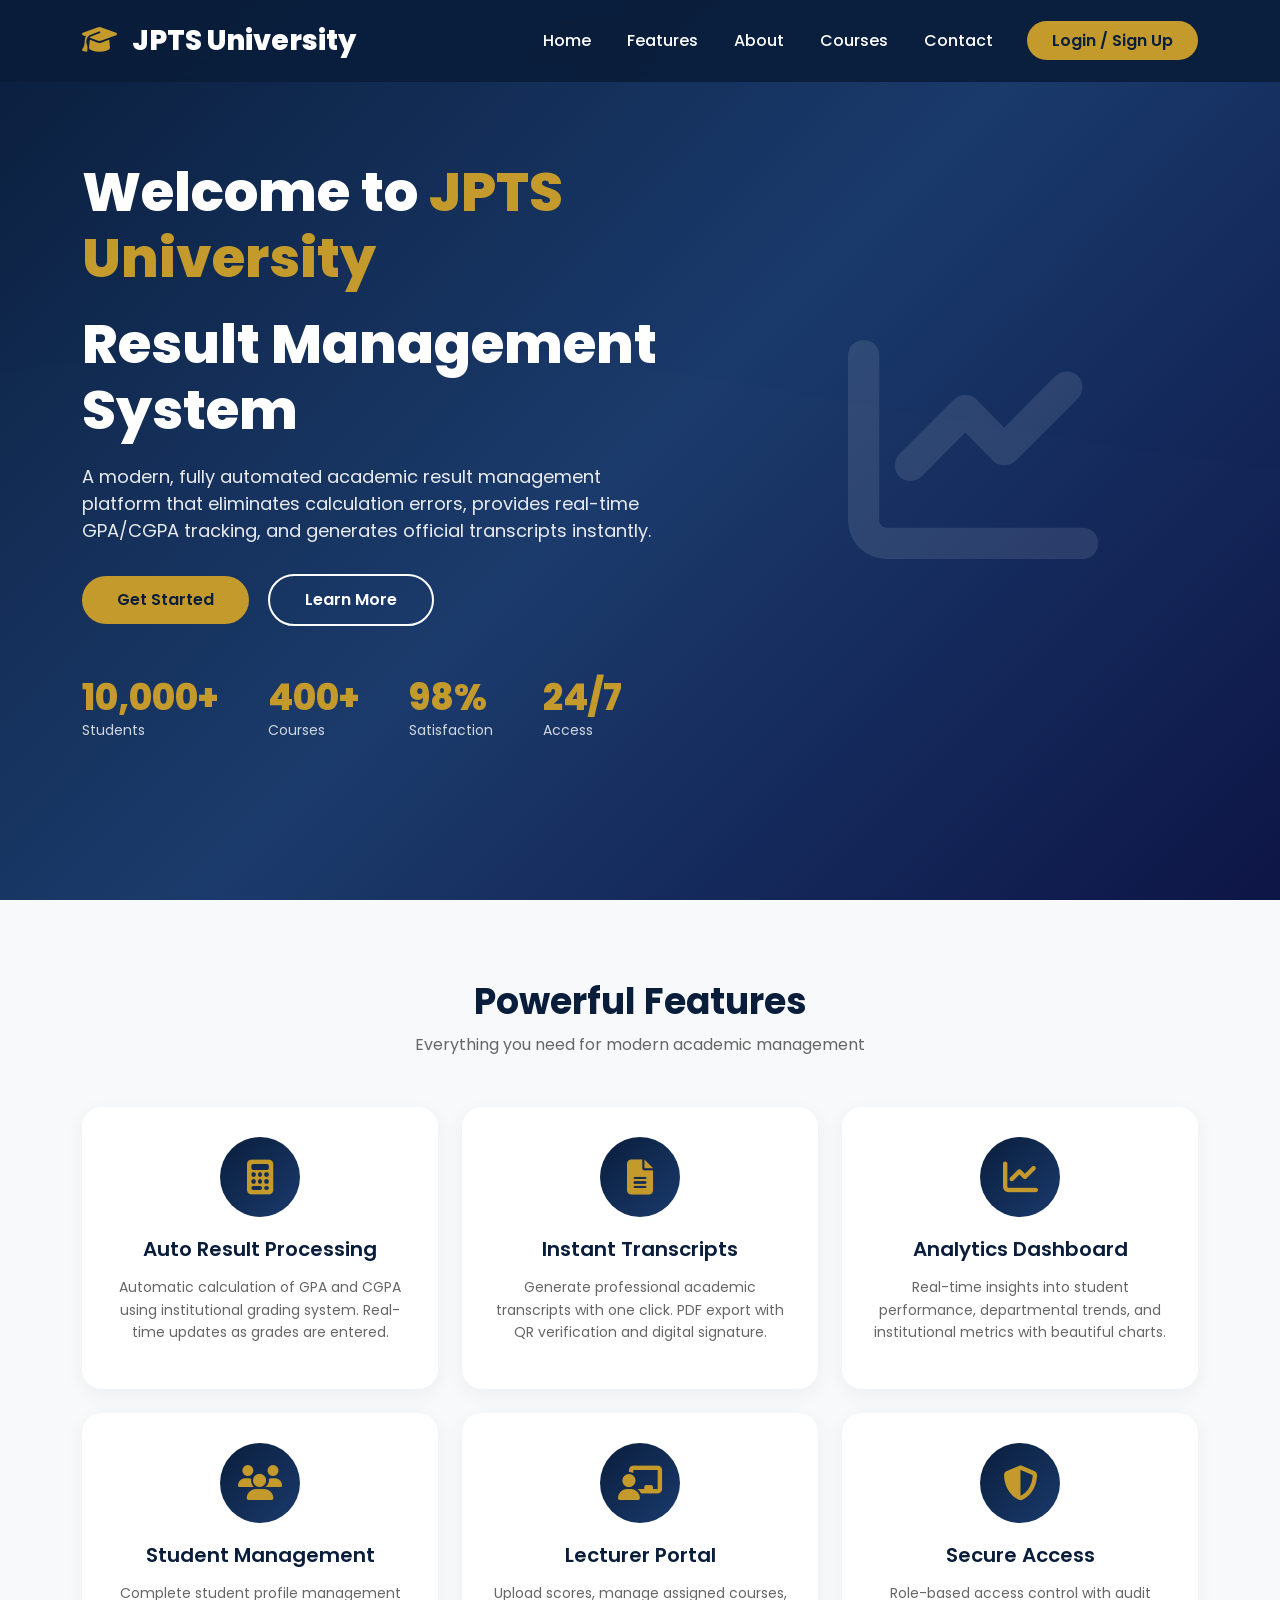
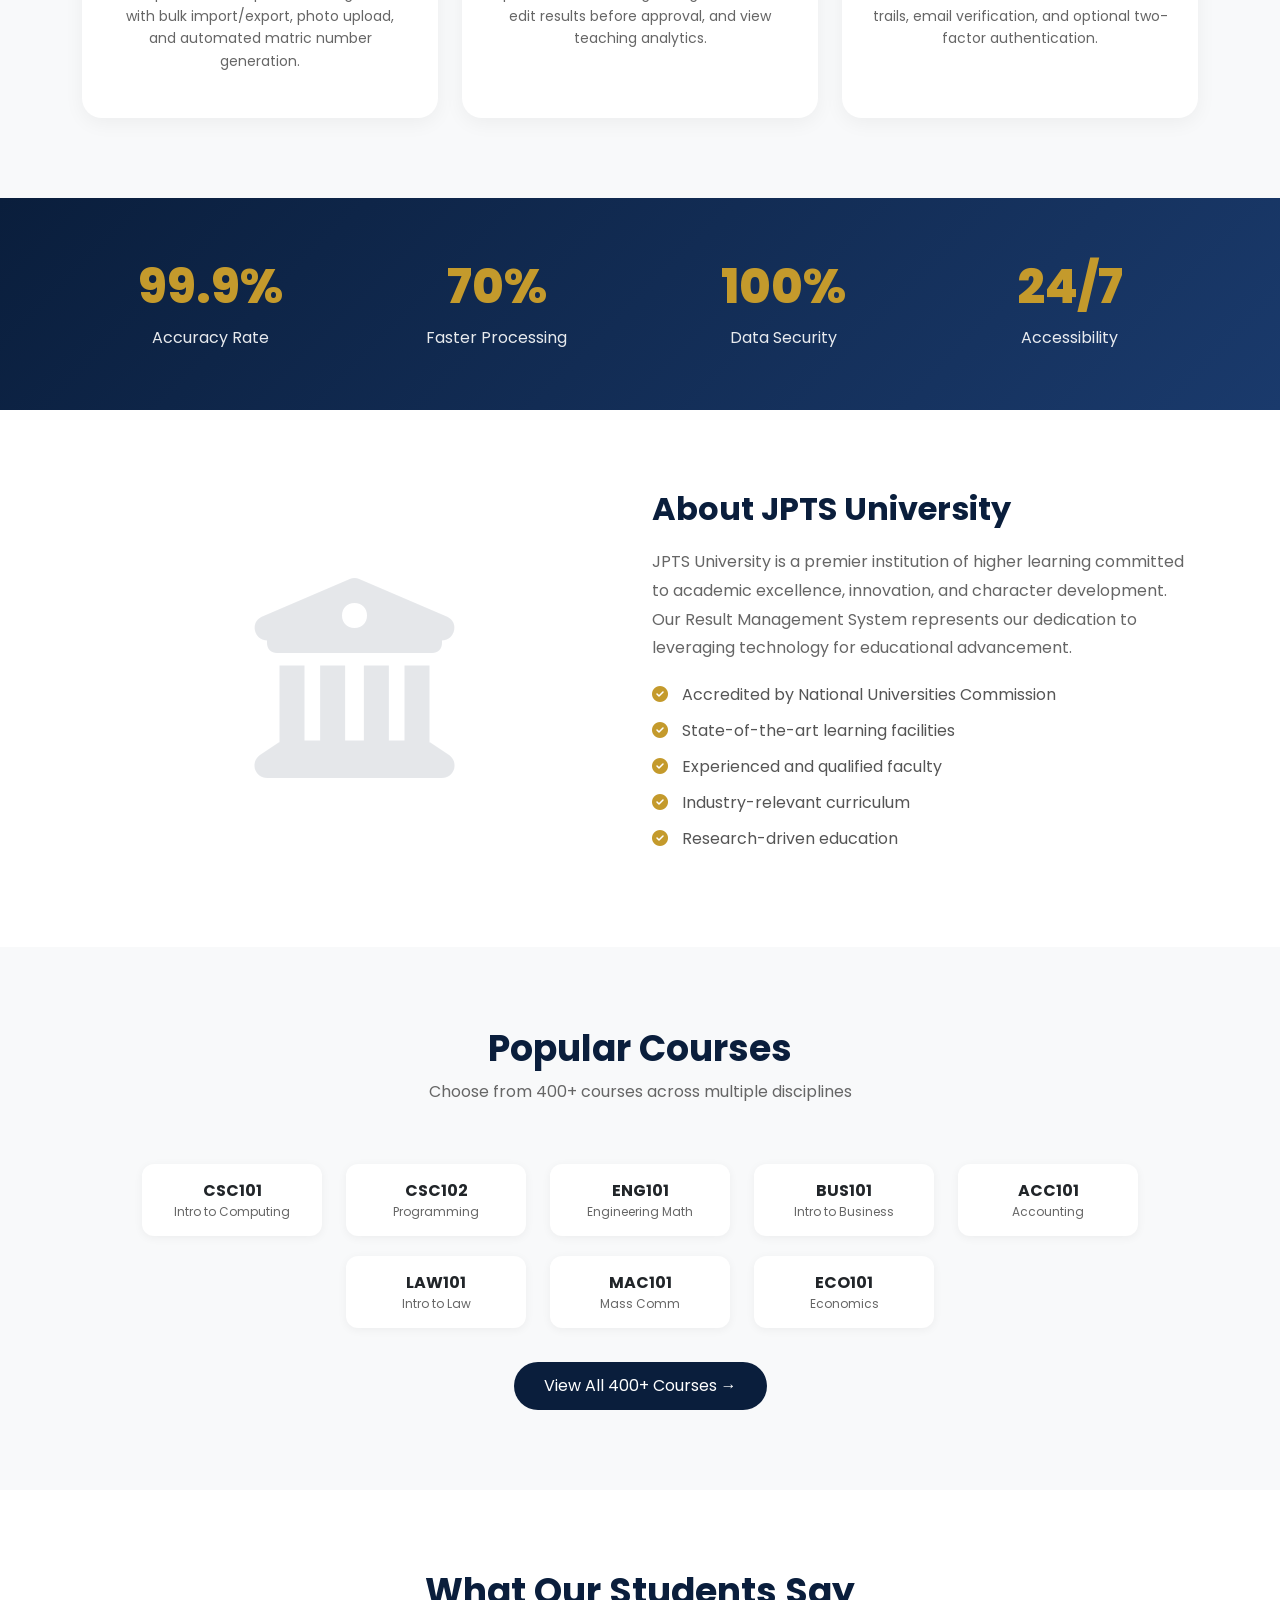
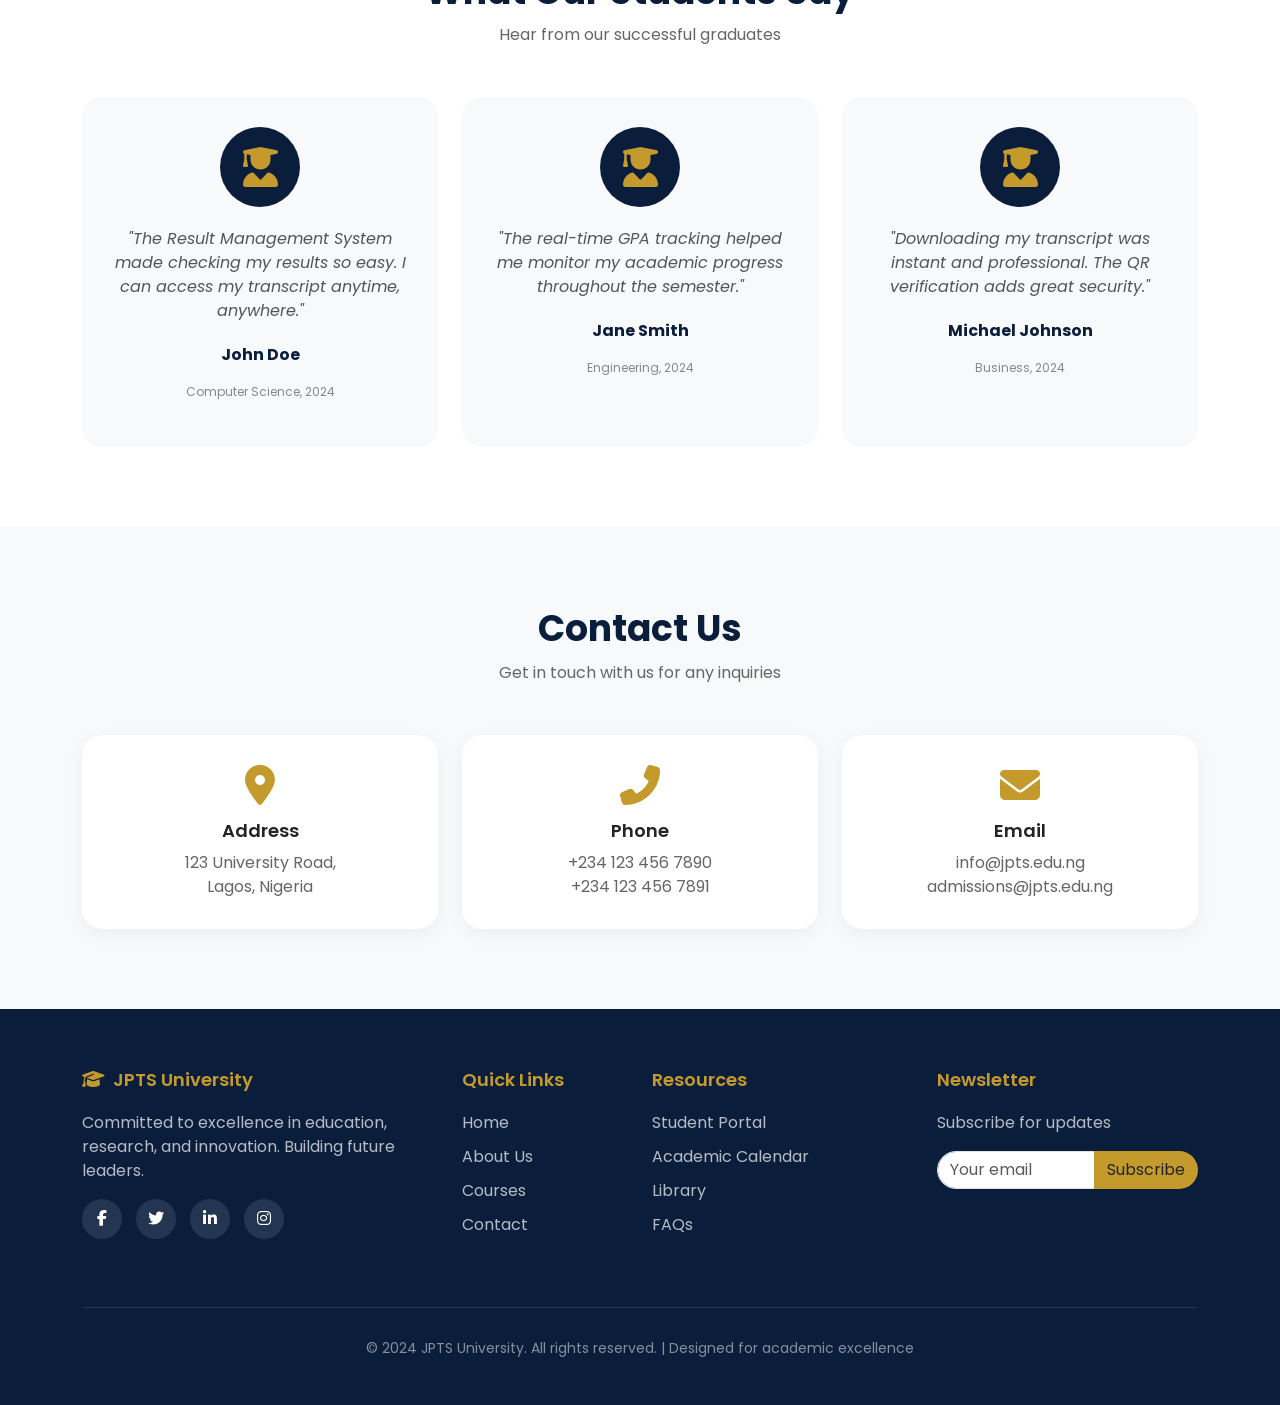
<file: index.html>
<!DOCTYPE html>
<html lang="en">
<head>
    <meta charset="UTF-8">
    <meta name="viewport" content="width=device-width, initial-scale=1.0">
    <title>JPTS University - Result Management System</title>
    <link href="https://cdn.jsdelivr.net/npm/bootstrap@5.3.0/dist/css/bootstrap.min.css" rel="stylesheet">
    <link rel="stylesheet" href="https://cdnjs.cloudflare.com/ajax/libs/font-awesome/6.4.0/css/all.min.css">
    <link href="https://fonts.googleapis.com/css2?family=Poppins:wght@300;400;500;600;700;800&display=swap" rel="stylesheet">
    <style>
        /* All your existing styles remain exactly the same */
        * {
            margin: 0;
            padding: 0;
            box-sizing: border-box;
        }

        body {
            font-family: 'Poppins', sans-serif;
            overflow-x: hidden;
        }

        .navbar {
            background: rgba(10, 30, 60, 0.95);
            backdrop-filter: blur(10px);
            padding: 15px 0;
            position: fixed;
            top: 0;
            width: 100%;
            z-index: 1000;
            transition: all 0.3s;
        }

        .navbar.scrolled {
            background: #0a1e3c;
            box-shadow: 0 5px 20px rgba(0,0,0,0.1);
        }

        .navbar-brand {
            font-size: 28px;
            font-weight: 800;
            color: white !important;
        }

        .navbar-brand i {
            color: #c49a2c;
            margin-right: 10px;
        }

        .nav-link {
            color: white !important;
            font-weight: 500;
            margin: 0 10px;
            transition: 0.3s;
        }

        .nav-link:hover {
            color: #c49a2c !important;
        }

        .btn-nav-login {
            background: #c49a2c;
            color: #0a1e3c;
            padding: 8px 25px;
            border-radius: 50px;
            font-weight: 600;
            transition: 0.3s;
            text-decoration: none;
        }

        .btn-nav-login:hover {
            background: #ffd700;
            transform: translateY(-2px);
            color: #0a1e3c;
        }

        .hero {
            min-height: 100vh;
            background: linear-gradient(135deg, #0a1e3c 0%, #1a3a6c 50%, #0c1445 100%);
            position: relative;
            display: flex;
            align-items: center;
            overflow: hidden;
        }

        .hero::before {
            content: '';
            position: absolute;
            top: 0;
            left: 0;
            right: 0;
            bottom: 0;
            background: url('data:image/svg+xml,<svg xmlns="http://www.w3.org/2000/svg" viewBox="0 0 1440 320"><path fill="rgba(255,255,255,0.05)" d="M0,96L48,112C96,128,192,160,288,160C384,160,480,128,576,122.7C672,117,768,139,864,154.7C960,171,1056,181,1152,165.3C1248,149,1344,107,1392,85.3L1440,64L1440,320L1392,320C1344,320,1248,320,1152,320C1056,320,960,320,864,320C768,320,672,320,576,320C480,320,384,320,288,320C192,320,96,320,48,320L0,320Z"></path></svg>') no-repeat bottom;
            background-size: cover;
            opacity: 0.1;
        }

        .hero-content {
            position: relative;
            z-index: 1;
            color: white;
            padding: 100px 0;
        }

        .hero-title {
            font-size: 55px;
            font-weight: 800;
            margin-bottom: 20px;
            line-height: 1.2;
        }

        .hero-title span {
            color: #c49a2c;
        }

        .hero-subtitle {
            font-size: 18px;
            margin-bottom: 30px;
            opacity: 0.9;
            max-width: 600px;
        }

        .hero-buttons .btn {
            padding: 12px 35px;
            border-radius: 50px;
            font-weight: 600;
            margin-right: 15px;
            transition: 0.3s;
            display: inline-block;
        }

        .btn-primary-custom {
            background: #c49a2c;
            color: #0a1e3c;
            border: none;
            text-decoration: none;
        }

        .btn-primary-custom:hover {
            background: #ffd700;
            transform: translateY(-3px);
            box-shadow: 0 10px 20px rgba(0,0,0,0.2);
            color: #0a1e3c;
        }

        .btn-outline-custom {
            background: transparent;
            border: 2px solid white;
            color: white;
            text-decoration: none;
        }

        .btn-outline-custom:hover {
            background: white;
            color: #0a1e3c;
            transform: translateY(-3px);
        }

        .hero-stats {
            display: flex;
            gap: 50px;
            margin-top: 50px;
        }

        .stat-item h3 {
            font-size: 36px;
            font-weight: 800;
            margin: 0;
            color: #c49a2c;
        }

        .stat-item p {
            margin: 0;
            font-size: 14px;
            opacity: 0.8;
        }

        .features {
            padding: 80px 0;
            background: #f8f9fa;
        }

        .section-title {
            text-align: center;
            margin-bottom: 50px;
        }

        .section-title h2 {
            font-size: 36px;
            font-weight: 700;
            color: #0a1e3c;
            margin-bottom: 10px;
        }

        .section-title p {
            color: #666;
            font-size: 16px;
        }

        .feature-card {
            background: white;
            border-radius: 20px;
            padding: 30px;
            text-align: center;
            transition: all 0.3s;
            height: 100%;
            box-shadow: 0 5px 20px rgba(0,0,0,0.05);
        }

        .feature-card:hover {
            transform: translateY(-10px);
            box-shadow: 0 15px 35px rgba(0,0,0,0.1);
        }

        .feature-icon {
            width: 80px;
            height: 80px;
            background: linear-gradient(135deg, #0a1e3c, #1a3a6c);
            border-radius: 50%;
            display: flex;
            align-items: center;
            justify-content: center;
            margin: 0 auto 20px;
        }

        .feature-icon i {
            font-size: 35px;
            color: #c49a2c;
        }

        .feature-card h4 {
            font-size: 20px;
            font-weight: 600;
            margin-bottom: 15px;
            color: #0a1e3c;
        }

        .feature-card p {
            color: #666;
            font-size: 14px;
            line-height: 1.6;
        }

        .about {
            padding: 80px 0;
            background: white;
        }

        .about-image {
            text-align: center;
        }

        .about-image i {
            font-size: 200px;
            color: #0a1e3c;
            opacity: 0.1;
        }

        .about-content h3 {
            font-size: 32px;
            font-weight: 700;
            color: #0a1e3c;
            margin-bottom: 20px;
        }

        .about-content p {
            color: #666;
            line-height: 1.8;
            margin-bottom: 20px;
        }

        .about-list {
            list-style: none;
            padding: 0;
        }

        .about-list li {
            margin-bottom: 12px;
            color: #555;
        }

        .about-list li i {
            color: #c49a2c;
            margin-right: 10px;
        }

        .stats-section {
            background: linear-gradient(135deg, #0a1e3c, #1a3a6c);
            padding: 60px 0;
            color: white;
        }

        .stats-grid {
            display: grid;
            grid-template-columns: repeat(4, 1fr);
            gap: 30px;
            text-align: center;
        }

        .stats-item h2 {
            font-size: 48px;
            font-weight: 800;
            margin: 0;
            color: #c49a2c;
        }

        .stats-item p {
            margin: 10px 0 0;
            font-size: 16px;
            opacity: 0.9;
        }

        .courses-preview {
            padding: 80px 0;
            background: #f8f9fa;
        }

        .course-badge {
            background: white;
            border-radius: 12px;
            padding: 15px 20px;
            margin: 10px;
            display: inline-block;
            box-shadow: 0 2px 10px rgba(0,0,0,0.05);
            transition: 0.3s;
            text-align: center;
            min-width: 180px;
        }

        .course-badge:hover {
            transform: translateY(-5px);
            box-shadow: 0 10px 25px rgba(0,0,0,0.1);
            background: #0a1e3c;
            color: white;
        }

        .course-badge .course-code {
            font-weight: 700;
            font-size: 16px;
        }

        .course-badge .course-title {
            font-size: 12px;
            color: #666;
        }

        .course-badge:hover .course-title {
            color: #ccc;
        }

        .testimonials {
            padding: 80px 0;
            background: white;
        }

        .testimonial-card {
            background: #f8f9fa;
            border-radius: 20px;
            padding: 30px;
            text-align: center;
            transition: 0.3s;
            height: 100%;
        }

        .testimonial-card:hover {
            transform: translateY(-5px);
        }

        .testimonial-avatar {
            width: 80px;
            height: 80px;
            background: #0a1e3c;
            border-radius: 50%;
            display: flex;
            align-items: center;
            justify-content: center;
            margin: 0 auto 20px;
        }

        .testimonial-avatar i {
            font-size: 40px;
            color: #c49a2c;
        }

        .testimonial-text {
            font-style: italic;
            color: #555;
            margin-bottom: 20px;
        }

        .testimonial-name {
            font-weight: 700;
            color: #0a1e3c;
        }

        .testimonial-title {
            font-size: 12px;
            color: #888;
        }

        .contact {
            padding: 80px 0;
            background: #f8f9fa;
        }

        .contact-info {
            background: white;
            border-radius: 20px;
            padding: 30px;
            text-align: center;
            height: 100%;
            box-shadow: 0 5px 20px rgba(0,0,0,0.05);
        }

        .contact-info i {
            font-size: 40px;
            color: #c49a2c;
            margin-bottom: 15px;
        }

        .contact-info h4 {
            font-size: 18px;
            font-weight: 600;
            margin-bottom: 10px;
        }

        .contact-info p {
            color: #666;
            margin: 0;
        }

        .footer {
            background: #0a1e3c;
            color: white;
            padding: 60px 0 30px;
        }

        .footer h5 {
            font-size: 18px;
            font-weight: 600;
            margin-bottom: 20px;
            color: #c49a2c;
        }

        .footer-links {
            list-style: none;
            padding: 0;
        }

        .footer-links li {
            margin-bottom: 10px;
        }

        .footer-links a {
            color: rgba(255,255,255,0.7);
            text-decoration: none;
            transition: 0.3s;
        }

        .footer-links a:hover {
            color: #c49a2c;
            padding-left: 5px;
        }

        .social-links a {
            display: inline-block;
            width: 40px;
            height: 40px;
            background: rgba(255,255,255,0.1);
            border-radius: 50%;
            text-align: center;
            line-height: 40px;
            color: white;
            margin-right: 10px;
            transition: 0.3s;
        }

        .social-links a:hover {
            background: #c49a2c;
            transform: translateY(-3px);
        }

        .footer-bottom {
            text-align: center;
            padding-top: 30px;
            margin-top: 30px;
            border-top: 1px solid rgba(255,255,255,0.1);
            font-size: 14px;
            color: rgba(255,255,255,0.5);
        }

        .back-to-top {
            position: fixed;
            bottom: 30px;
            right: 30px;
            width: 50px;
            height: 50px;
            background: #c49a2c;
            border-radius: 50%;
            display: flex;
            align-items: center;
            justify-content: center;
            color: #0a1e3c;
            cursor: pointer;
            opacity: 0;
            visibility: hidden;
            transition: 0.3s;
            z-index: 999;
        }

        .back-to-top.show {
            opacity: 1;
            visibility: visible;
        }

        .back-to-top:hover {
            background: #ffd700;
            transform: translateY(-3px);
        }

        @media (max-width: 768px) {
            .hero-title {
                font-size: 36px;
            }
            .stats-grid {
                grid-template-columns: repeat(2, 1fr);
            }
            .hero-stats {
                flex-wrap: wrap;
                gap: 20px;
            }
            .section-title h2 {
                font-size: 28px;
            }
        }
    </style>
</head>
<body>
    <!-- Navigation -->
    <nav class="navbar navbar-expand-lg">
        <div class="container">
            <a class="navbar-brand" href="#">
                <i class="fas fa-graduation-cap"></i> JPTS University
            </a>
            <button class="navbar-toggler" type="button" data-bs-toggle="collapse" data-bs-target="#navbarNav">
                <span class="navbar-toggler-icon bg-white rounded"></span>
            </button>
            <div class="collapse navbar-collapse" id="navbarNav">
                <ul class="navbar-nav ms-auto align-items-center">
                    <li class="nav-item"><a class="nav-link" href="#home">Home</a></li>
                    <li class="nav-item"><a class="nav-link" href="#features">Features</a></li>
                    <li class="nav-item"><a class="nav-link" href="#about">About</a></li>
                    <li class="nav-item"><a class="nav-link" href="#courses">Courses</a></li>
                    <li class="nav-item"><a class="nav-link" href="#contact">Contact</a></li>
                    <li class="nav-item ms-lg-3">
                        <a class="btn-nav-login" href="login.html">Login / Sign Up</a>
                    </li>
                </ul>
            </div>
        </div>
    </nav>

    <!-- Hero Section -->
    <section id="home" class="hero">
        <div class="container">
            <div class="hero-content">
                <div class="row align-items-center">
                    <div class="col-lg-7">
                        <h1 class="hero-title">Welcome to <span>JPTS University</span></h1>
                        <h1 class="hero-title">Result Management System</h1>
                        <p class="hero-subtitle">A modern, fully automated academic result management platform that eliminates calculation errors, provides real-time GPA/CGPA tracking, and generates official transcripts instantly.</p>
                        <div class="hero-buttons">
                            <a href="login.html" class="btn btn-primary-custom">Get Started</a>
                            <a href="#features" class="btn btn-outline-custom">Learn More</a>
                        </div>
                        <div class="hero-stats">
                            <div class="stat-item">
                                <h3>10,000+</h3>
                                <p>Students</p>
                            </div>
                            <div class="stat-item">
                                <h3>400+</h3>
                                <p>Courses</p>
                            </div>
                            <div class="stat-item">
                                <h3>98%</h3>
                                <p>Satisfaction</p>
                            </div>
                            <div class="stat-item">
                                <h3>24/7</h3>
                                <p>Access</p>
                            </div>
                        </div>
                    </div>
                    <div class="col-lg-5 text-center d-none d-lg-block">
                        <i class="fas fa-chart-line" style="font-size: 250px; color: rgba(255,255,255,0.1);"></i>
                    </div>
                </div>
            </div>
        </div>
    </section>

    <!-- Features Section -->
    <section id="features" class="features">
        <div class="container">
            <div class="section-title">
                <h2>Powerful Features</h2>
                <p>Everything you need for modern academic management</p>
            </div>
            <div class="row g-4">
                <div class="col-md-6 col-lg-4">
                    <div class="feature-card">
                        <div class="feature-icon"><i class="fas fa-calculator"></i></div>
                        <h4>Auto Result Processing</h4>
                        <p>Automatic calculation of GPA and CGPA using institutional grading system. Real-time updates as grades are entered.</p>
                    </div>
                </div>
                <div class="col-md-6 col-lg-4">
                    <div class="feature-card">
                        <div class="feature-icon"><i class="fas fa-file-alt"></i></div>
                        <h4>Instant Transcripts</h4>
                        <p>Generate professional academic transcripts with one click. PDF export with QR verification and digital signature.</p>
                    </div>
                </div>
                <div class="col-md-6 col-lg-4">
                    <div class="feature-card">
                        <div class="feature-icon"><i class="fas fa-chart-line"></i></div>
                        <h4>Analytics Dashboard</h4>
                        <p>Real-time insights into student performance, departmental trends, and institutional metrics with beautiful charts.</p>
                    </div>
                </div>
                <div class="col-md-6 col-lg-4">
                    <div class="feature-card">
                        <div class="feature-icon"><i class="fas fa-users"></i></div>
                        <h4>Student Management</h4>
                        <p>Complete student profile management with bulk import/export, photo upload, and automated matric number generation.</p>
                    </div>
                </div>
                <div class="col-md-6 col-lg-4">
                    <div class="feature-card">
                        <div class="feature-icon"><i class="fas fa-chalkboard-teacher"></i></div>
                        <h4>Lecturer Portal</h4>
                        <p>Upload scores, manage assigned courses, edit results before approval, and view teaching analytics.</p>
                    </div>
                </div>
                <div class="col-md-6 col-lg-4">
                    <div class="feature-card">
                        <div class="feature-icon"><i class="fas fa-shield-alt"></i></div>
                        <h4>Secure Access</h4>
                        <p>Role-based access control with audit trails, email verification, and optional two-factor authentication.</p>
                    </div>
                </div>
            </div>
        </div>
    </section>

    <!-- Stats Section -->
    <section class="stats-section">
        <div class="container">
            <div class="stats-grid">
                <div class="stats-item">
                    <h2>99.9%</h2>
                    <p>Accuracy Rate</p>
                </div>
                <div class="stats-item">
                    <h2>70%</h2>
                    <p>Faster Processing</p>
                </div>
                <div class="stats-item">
                    <h2>100%</h2>
                    <p>Data Security</p>
                </div>
                <div class="stats-item">
                    <h2>24/7</h2>
                    <p>Accessibility</p>
                </div>
            </div>
        </div>
    </section>

    <!-- About Section -->
    <section id="about" class="about">
        <div class="container">
            <div class="row align-items-center">
                <div class="col-lg-6">
                    <div class="about-image">
                        <i class="fas fa-university"></i>
                    </div>
                </div>
                <div class="col-lg-6">
                    <div class="about-content">
                        <h3>About JPTS University</h3>
                        <p>JPTS University is a premier institution of higher learning committed to academic excellence, innovation, and character development. Our Result Management System represents our dedication to leveraging technology for educational advancement.</p>
                        <ul class="about-list">
                            <li><i class="fas fa-check-circle"></i> Accredited by National Universities Commission</li>
                            <li><i class="fas fa-check-circle"></i> State-of-the-art learning facilities</li>
                            <li><i class="fas fa-check-circle"></i> Experienced and qualified faculty</li>
                            <li><i class="fas fa-check-circle"></i> Industry-relevant curriculum</li>
                            <li><i class="fas fa-check-circle"></i> Research-driven education</li>
                        </ul>
                    </div>
                </div>
            </div>
        </div>
    </section>

    <!-- Courses Preview Section -->
    <section id="courses" class="courses-preview">
        <div class="container">
            <div class="section-title">
                <h2>Popular Courses</h2>
                <p>Choose from 400+ courses across multiple disciplines</p>
            </div>
            <div class="text-center">
                <div class="course-badge">
                    <div class="course-code">CSC101</div>
                    <div class="course-title">Intro to Computing</div>
                </div>
                <div class="course-badge">
                    <div class="course-code">CSC102</div>
                    <div class="course-title">Programming</div>
                </div>
                <div class="course-badge">
                    <div class="course-code">ENG101</div>
                    <div class="course-title">Engineering Math</div>
                </div>
                <div class="course-badge">
                    <div class="course-code">BUS101</div>
                    <div class="course-title">Intro to Business</div>
                </div>
                <div class="course-badge">
                    <div class="course-code">ACC101</div>
                    <div class="course-title">Accounting</div>
                </div>
                <div class="course-badge">
                    <div class="course-code">LAW101</div>
                    <div class="course-title">Intro to Law</div>
                </div>
                <div class="course-badge">
                    <div class="course-code">MAC101</div>
                    <div class="course-title">Mass Comm</div>
                </div>
                <div class="course-badge">
                    <div class="course-code">ECO101</div>
                    <div class="course-title">Economics</div>
                </div>
            </div>
            <div class="text-center mt-4">
                <a href="login.html" class="btn btn-primary-custom" style="background: #0a1e3c; color: white; padding: 12px 30px; border-radius: 50px;">View All 400+ Courses →</a>
            </div>
        </div>
    </section>

    <!-- Testimonials -->
    <section class="testimonials">
        <div class="container">
            <div class="section-title">
                <h2>What Our Students Say</h2>
                <p>Hear from our successful graduates</p>
            </div>
            <div class="row g-4">
                <div class="col-md-4">
                    <div class="testimonial-card">
                        <div class="testimonial-avatar"><i class="fas fa-user-graduate"></i></div>
                        <p class="testimonial-text">"The Result Management System made checking my results so easy. I can access my transcript anytime, anywhere."</p>
                        <p class="testimonial-name">John Doe</p>
                        <p class="testimonial-title">Computer Science, 2024</p>
                    </div>
                </div>
                <div class="col-md-4">
                    <div class="testimonial-card">
                        <div class="testimonial-avatar"><i class="fas fa-user-graduate"></i></div>
                        <p class="testimonial-text">"The real-time GPA tracking helped me monitor my academic progress throughout the semester."</p>
                        <p class="testimonial-name">Jane Smith</p>
                        <p class="testimonial-title">Engineering, 2024</p>
                    </div>
                </div>
                <div class="col-md-4">
                    <div class="testimonial-card">
                        <div class="testimonial-avatar"><i class="fas fa-user-graduate"></i></div>
                        <p class="testimonial-text">"Downloading my transcript was instant and professional. The QR verification adds great security."</p>
                        <p class="testimonial-name">Michael Johnson</p>
                        <p class="testimonial-title">Business, 2024</p>
                    </div>
                </div>
            </div>
        </div>
    </section>

    <!-- Contact Section -->
    <section id="contact" class="contact">
        <div class="container">
            <div class="section-title">
                <h2>Contact Us</h2>
                <p>Get in touch with us for any inquiries</p>
            </div>
            <div class="row g-4">
                <div class="col-md-4">
                    <div class="contact-info">
                        <i class="fas fa-map-marker-alt"></i>
                        <h4>Address</h4>
                        <p>123 University Road,<br>Lagos, Nigeria</p>
                    </div>
                </div>
                <div class="col-md-4">
                    <div class="contact-info">
                        <i class="fas fa-phone-alt"></i>
                        <h4>Phone</h4>
                        <p>+234 123 456 7890<br>+234 123 456 7891</p>
                    </div>
                </div>
                <div class="col-md-4">
                    <div class="contact-info">
                        <i class="fas fa-envelope"></i>
                        <h4>Email</h4>
                        <p>info@jpts.edu.ng<br>admissions@jpts.edu.ng</p>
                    </div>
                </div>
            </div>
        </div>
    </section>

    <!-- Footer -->
    <footer class="footer">
        <div class="container">
            <div class="row">
                <div class="col-lg-4 mb-4">
                    <h5><i class="fas fa-graduation-cap me-2"></i>JPTS University</h5>
                    <p style="color: rgba(255,255,255,0.7);">Committed to excellence in education, research, and innovation. Building future leaders.</p>
                    <div class="social-links mt-3">
                        <a href="#"><i class="fab fa-facebook-f"></i></a>
                        <a href="#"><i class="fab fa-twitter"></i></a>
                        <a href="#"><i class="fab fa-linkedin-in"></i></a>
                        <a href="#"><i class="fab fa-instagram"></i></a>
                    </div>
                </div>
                <div class="col-lg-2 col-md-6 mb-4">
                    <h5>Quick Links</h5>
                    <ul class="footer-links">
                        <li><a href="#home">Home</a></li>
                        <li><a href="#about">About Us</a></li>
                        <li><a href="#courses">Courses</a></li>
                        <li><a href="#contact">Contact</a></li>
                    </ul>
                </div>
                <div class="col-lg-3 col-md-6 mb-4">
                    <h5>Resources</h5>
                    <ul class="footer-links">
                        <li><a href="#">Student Portal</a></li>
                        <li><a href="#">Academic Calendar</a></li>
                        <li><a href="#">Library</a></li>
                        <li><a href="#">FAQs</a></li>
                    </ul>
                </div>
                <div class="col-lg-3 mb-4">
                    <h5>Newsletter</h5>
                    <p style="color: rgba(255,255,255,0.7);">Subscribe for updates</p>
                    <div class="input-group">
                        <input type="email" class="form-control" placeholder="Your email" style="border-radius: 50px 0 0 50px;">
                        <button class="btn" style="background: #c49a2c; border-radius: 0 50px 50px 0;">Subscribe</button>
                    </div>
                </div>
            </div>
            <div class="footer-bottom">
                <p>&copy; 2024 JPTS University. All rights reserved. | Designed for academic excellence</p>
            </div>
        </div>
    </footer>

    <!-- Back to Top Button -->
    <div class="back-to-top" id="backToTop">
        <i class="fas fa-arrow-up"></i>
    </div>

    <script src="https://cdn.jsdelivr.net/npm/bootstrap@5.3.0/dist/js/bootstrap.bundle.min.js"></script>
    <script>
        window.addEventListener('scroll', function() {
            const navbar = document.querySelector('.navbar');
            const backToTop = document.getElementById('backToTop');
            
            if (window.scrollY > 50) {
                navbar.classList.add('scrolled');
                backToTop.classList.add('show');
            } else {
                navbar.classList.remove('scrolled');
                backToTop.classList.remove('show');
            }
        });
        
        document.getElementById('backToTop').addEventListener('click', function() {
            window.scrollTo({ top: 0, behavior: 'smooth' });
        });
        
        document.querySelectorAll('a[href^="#"]').forEach(anchor => {
            anchor.addEventListener('click', function(e) {
                e.preventDefault();
                const target = document.querySelector(this.getAttribute('href'));
                if (target) {
                    target.scrollIntoView({ behavior: 'smooth' });
                }
            });
        });
    </script>
</body>
</html>
</file>
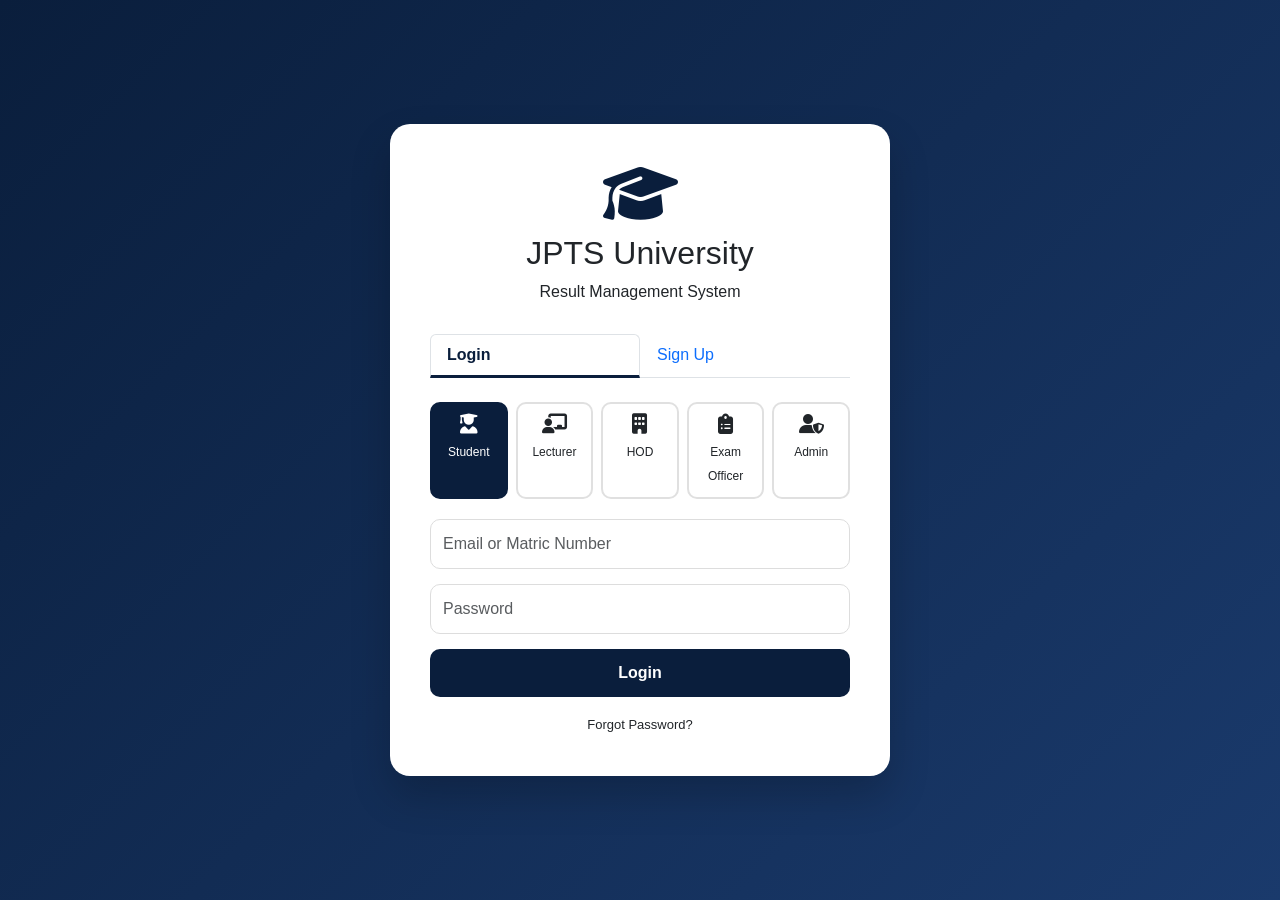
<file: admin-dashboard.html>
<!DOCTYPE html>
<html lang="en">
<head>
    <meta charset="UTF-8">
    <meta name="viewport" content="width=device-width, initial-scale=1.0">
    <title>Admin Dashboard - JPTS University</title>
    <link href="https://cdn.jsdelivr.net/npm/bootstrap@5.3.0/dist/css/bootstrap.min.css" rel="stylesheet">
    <link rel="stylesheet" href="https://cdnjs.cloudflare.com/ajax/libs/font-awesome/6.4.0/css/all.min.css">
    <style>
        * { margin: 0; padding: 0; box-sizing: border-box; }
        body { background: #f0f2f5; font-family: 'Segoe UI', sans-serif; }
        .navbar { background: #0a1e3c; color: white; padding: 15px 30px; display: flex; justify-content: space-between; align-items: center; }
        .sidebar { width: 260px; background: white; position: fixed; height: 100%; padding: 20px; box-shadow: 2px 0 10px rgba(0,0,0,0.1); overflow-y: auto; }
        .sidebar-item { padding: 12px 15px; margin: 5px 0; cursor: pointer; border-radius: 10px; color: #333; transition: 0.3s; }
        .sidebar-item:hover, .sidebar-item.active { background: #0a1e3c; color: white; }
        .sidebar-item i { width: 25px; }
        .main-content { margin-left: 280px; padding: 25px; }
        .data-card { background: white; border-radius: 15px; padding: 20px; margin-bottom: 20px; box-shadow: 0 2px 10px rgba(0,0,0,0.1); }
        .stat-card { background: white; border-radius: 15px; padding: 20px; text-align: center; display: inline-block; width: 23%; margin: 1%; }
        .stat-card h2 { font-size: 32px; color: #0a1e3c; margin: 0; }
        table { width: 100%; border-collapse: collapse; }
        th, td { padding: 12px; text-align: left; border-bottom: 1px solid #eee; }
        th { background: #f8f9fa; }
        .btn-primary { background: #0a1e3c; color: white; border: none; padding: 10px 20px; border-radius: 8px; cursor: pointer; margin: 5px; }
        .btn-success { background: #28a745; color: white; border: none; padding: 10px 20px; border-radius: 8px; cursor: pointer; margin: 5px; }
        .btn-danger { background: #dc3545; color: white; border: none; padding: 5px 10px; border-radius: 5px; cursor: pointer; }
        .btn-warning { background: #ffc107; color: #333; border: none; padding: 10px 20px; border-radius: 8px; cursor: pointer; margin: 5px; }
        .btn-logout { background: #dc3545; color: white; border: none; padding: 8px 20px; border-radius: 8px; cursor: pointer; }
        .form-control, .form-select { border-radius: 10px; padding: 10px; margin-bottom: 10px; width: 100%; }
        .modal-content { border-radius: 15px; }
        .badge-pending { background: #ffc107; color: #333; padding: 5px 10px; border-radius: 20px; font-size: 12px; }
        .badge-approved { background: #28a745; color: white; padding: 5px 10px; border-radius: 20px; font-size: 12px; }
        .badge-rejected { background: #dc3545; color: white; padding: 5px 10px; border-radius: 20px; font-size: 12px; }
        .badge-student { background: #17a2b8; color: white; padding: 5px 10px; border-radius: 20px; font-size: 12px; }
        @media (max-width: 768px) { .sidebar { margin-left: -260px; } .main-content { margin-left: 0; } }
        .toast-msg { position: fixed; top: 20px; right: 20px; z-index: 9999; min-width: 300px; animation: slideIn 0.3s ease; border-radius: 10px; }
        @keyframes slideIn { from { transform: translateX(100%); opacity: 0; } to { transform: translateX(0); opacity: 1; } }
    </style>
</head>
<body>
    <div class="navbar">
        <div><i class="fas fa-graduation-cap"></i> JPTS University - Admin Portal</div>
        <div><span id="adminName"></span> <button class="btn-logout ms-3" id="logoutBtn">Logout</button></div>
    </div>
    
    <div class="sidebar">
        <h5 class="text-center mb-3">Admin Menu</h5>
        <div class="sidebar-item active" onclick="loadDashboard()"><i class="fas fa-chart-pie"></i> Dashboard</div>
        <div class="sidebar-item" onclick="loadApprovals()"><i class="fas fa-user-check"></i> Approvals <span id="pendingBadge" class="badge bg-danger" style="float:right;"></span></div>
        <div class="sidebar-item" onclick="loadStudents()"><i class="fas fa-users"></i> Manage Students</div>
        <div class="sidebar-item" onclick="loadCourses()"><i class="fas fa-book"></i> Manage Courses</div>
        <div class="sidebar-item" onclick="loadResults()"><i class="fas fa-file-alt"></i> View Results</div>
        <div class="sidebar-item" onclick="loadAnnouncements()"><i class="fas fa-bullhorn"></i> Send Announcement</div>
        <div class="sidebar-item" onclick="loadAllUsers()"><i class="fas fa-users-cog"></i> All Users</div>
    </div>
    
    <div class="main-content" id="mainContent">
        <div class="text-center py-5"><div class="spinner-border text-primary"></div><p>Loading...</p></div>
    </div>

    <!-- Student Modal -->
    <div class="modal fade" id="studentModal">
        <div class="modal-dialog">
            <div class="modal-content">
                <div class="modal-header" style="background:#0a1e3c;color:white"><h5>Add Student</h5><button class="btn-close btn-close-white" data-bs-dismiss="modal"></button></div>
                <div class="modal-body">
                    <input type="text" id="stuName" class="form-control" placeholder="Full Name">
                    <input type="text" id="stuId" class="form-control" placeholder="Matric Number">
                    <input type="email" id="stuEmail" class="form-control" placeholder="Email">
                    <select id="stuDept" class="form-select">
                        <option>Computer Science</option><option>Engineering</option><option>Business</option>
                    </select>
                </div>
                <div class="modal-footer"><button class="btn btn-secondary" data-bs-dismiss="modal">Cancel</button><button class="btn btn-primary" onclick="addStudent()">Save</button></div>
            </div>
        </div>
    </div>

    <!-- Course Modal -->
    <div class="modal fade" id="courseModal">
        <div class="modal-dialog">
            <div class="modal-content">
                <div class="modal-header" style="background:#0a1e3c;color:white"><h5>Add Course</h5><button class="btn-close btn-close-white" data-bs-dismiss="modal"></button></div>
                <div class="modal-body">
                    <input type="text" id="crsCode" class="form-control" placeholder="Course Code">
                    <input type="text" id="crsTitle" class="form-control" placeholder="Course Title">
                    <input type="number" id="crsCredit" class="form-control" placeholder="Credit Unit">
                </div>
                <div class="modal-footer"><button class="btn btn-secondary" data-bs-dismiss="modal">Cancel</button><button class="btn btn-success" onclick="addCourse()">Save</button></div>
            </div>
        </div>
    </div>

    <!-- Announcement Modal -->
    <div class="modal fade" id="announcementModal">
        <div class="modal-dialog">
            <div class="modal-content">
                <div class="modal-header" style="background:#0a1e3c;color:white"><h5>Send Announcement to Students</h5><button class="btn-close btn-close-white" data-bs-dismiss="modal"></button></div>
                <div class="modal-body">
                    <label>Title</label>
                    <input type="text" id="announcementTitle" class="form-control" placeholder="e.g., Examination Notice">
                    <label class="mt-2">Message</label>
                    <textarea id="announcementMessage" class="form-control" rows="4" placeholder="Write your announcement here..."></textarea>
                    <label class="mt-2">Send to</label>
                    <select id="announcementTarget" class="form-select">
                        <option value="all">All Students</option>
                        <option value="computer_science">Computer Science Department</option>
                        <option value="engineering">Engineering Department</option>
                        <option value="business">Business Department</option>
                    </select>
                </div>
                <div class="modal-footer"><button class="btn btn-secondary" data-bs-dismiss="modal">Cancel</button><button class="btn btn-warning" onclick="sendAnnouncement()">Send Announcement</button></div>
            </div>
        </div>
    </div>

    <script src="https://code.jquery.com/jquery-3.7.0.min.js"></script>
    <script src="https://cdn.jsdelivr.net/npm/bootstrap@5.3.0/dist/js/bootstrap.bundle.min.js"></script>
    <script>
        let currentUser = JSON.parse(localStorage.getItem('currentUser'));
        if (!currentUser || currentUser.role !== 'admin') window.location.href = 'login.html';
        document.getElementById('adminName').innerHTML = currentUser.name;
        
        // Get all users from localStorage
        let allUsers = JSON.parse(localStorage.getItem('jpts_users')) || [];
        
        let allStudents = JSON.parse(localStorage.getItem('all_students')) || [];
        let allCourses = JSON.parse(localStorage.getItem('all_courses')) || [
            { code: "CSC101", title: "Introduction to Computer Science", credit: 3, dept: "Computer Science", level: "100" },
            { code: "CSC102", title: "Programming Fundamentals", credit: 3, dept: "Computer Science", level: "100" },
            { code: "CSC201", title: "Data Structures", credit: 3, dept: "Computer Science", level: "200" }
        ];
        let allNotifications = JSON.parse(localStorage.getItem('global_announcements')) || [];
        
        function saveData() {
            localStorage.setItem('all_students', JSON.stringify(allStudents));
            localStorage.setItem('all_courses', JSON.stringify(allCourses));
            localStorage.setItem('global_announcements', JSON.stringify(allNotifications));
            // Also save users back
            localStorage.setItem('jpts_users', JSON.stringify(allUsers));
        }
        
        function showMessage(msg, type) {
            const toast = document.createElement('div');
            toast.className = `alert alert-${type} toast-msg`;
            toast.innerHTML = msg + '<button type="button" class="btn-close float-end" data-bs-dismiss="alert"></button>';
            document.body.appendChild(toast);
            setTimeout(() => toast.remove(), 3000);
        }
        
        function getPendingCount() {
            return allUsers.filter(u => u.role !== 'student' && !u.approved).length;
        }
        
        function updateBadge() {
            const count = getPendingCount();
            const badge = document.getElementById('pendingBadge');
            if (count > 0) {
                badge.textContent = count;
                badge.style.display = 'inline';
            } else {
                badge.style.display = 'none';
            }
        }
        
        // ============================================================
        // 📊 DASHBOARD
        // ============================================================
        function loadDashboard() {
            setActive('Dashboard');
            const pending = getPendingCount();
            document.getElementById('mainContent').innerHTML = `
                <div class="data-card">
                    <h5>Admin Dashboard</h5>
                    <p>Welcome, ${currentUser.name}!</p>
                    <div class="row">
                        <div class="col-md-3"><div class="stat-card"><h2>${allStudents.length}</h2><p>Students</p></div></div>
                        <div class="col-md-3"><div class="stat-card"><h2>${allCourses.length}</h2><p>Courses</p></div></div>
                        <div class="col-md-3"><div class="stat-card"><h2>${allNotifications.length}</h2><p>Announcements</p></div></div>
                        <div class="col-md-3"><div class="stat-card"><h2 style="color:#dc3545;">${pending}</h2><p>Pending Approvals</p></div></div>
                    </div>
                    <button class="btn-primary" onclick="showAddStudentModal()"><i class="fas fa-user-plus"></i> Add Student</button>
                    <button class="btn-success" onclick="showAddCourseModal()"><i class="fas fa-book-plus"></i> Add Course</button>
                    <button class="btn-warning" onclick="showAnnouncementModal()"><i class="fas fa-bullhorn"></i> Send Announcement</button>
                    <button class="btn-primary" onclick="loadApprovals()" style="background:#dc3545;"><i class="fas fa-user-check"></i> Pending Approvals (${pending})</button>
                </div>
            `;
        }
        
        // ============================================================
        // ✅ APPROVALS (SUPER ADMIN ONLY)
        // ============================================================
        function loadApprovals() {
            setActive('Approvals');
            const pendingUsers = allUsers.filter(u => u.role !== 'student' && !u.approved);
            const approvedStaff = allUsers.filter(u => u.role !== 'student' && u.approved);
            
            let html = `
                <div class="data-card">
                    <h5><i class="fas fa-user-check me-2"></i>Super Admin - User Approvals</h5>
                    <p>Manage all staff account requests. Students are auto-approved.</p>
                    
                    <div class="row mb-3">
                        <div class="col-md-4"><div class="stat-card"><h2 style="color:#ffc107;">${pendingUsers.length}</h2><p>Pending</p></div></div>
                        <div class="col-md-4"><div class="stat-card"><h2 style="color:#28a745;">${approvedStaff.length}</h2><p>Approved Staff</p></div></div>
                        <div class="col-md-4"><div class="stat-card"><h2 style="color:#17a2b8;">${allUsers.filter(u => u.role === 'student').length}</h2><p>Students (Auto)</p></div></div>
                    </div>
            `;
            
            // Pending Users Table
            html += `<h6 class="mt-3">Pending Approvals</h6>`;
            html += `<div class="table-responsive"><table class="table"><thead>
                <tr><th>Name</th><th>Email</th><th>ID</th><th>Role</th><th>Dept</th><th>Action</th></tr>
            </thead><tbody>`;
            
            if (pendingUsers.length === 0) {
                html += `<tr><td colspan="6" class="text-center text-success">✅ No pending approvals! All staff are approved.</td></tr>`;
            } else {
                pendingUsers.forEach((u, index) => {
                    html += `<tr>
                        <td>${u.name}</td>
                        <td>${u.email}</td>
                        <td>${u.id}</td>
                        <td><span class="badge-pending">${u.role}</span></td>
                        <td>${u.dept}</td>
                        <td>
                            <button class="btn-success" onclick="approveUser(${index})" style="padding:5px 15px;margin:2px;">
                                <i class="fas fa-check"></i> Approve
                            </button>
                            <button class="btn-danger" onclick="rejectUser(${index})" style="padding:5px 15px;margin:2px;">
                                <i class="fas fa-times"></i> Reject
                            </button>
                        </td>
                    </tr>`;
                });
            }
            html += `</tbody></table></div>`;
            
            // Approved Staff Table
            html += `<h6 class="mt-4">Approved Staff</h6>`;
            html += `<div class="table-responsive"><table class="table"><thead>
                <tr><th>Name</th><th>Email</th><th>ID</th><th>Role</th><th>Dept</th></tr>
            </thead><tbody>`;
            
            if (approvedStaff.length === 0) {
                html += `<tr><td colspan="5" class="text-center">No approved staff yet.</td></tr>`;
            } else {
                approvedStaff.forEach(u => {
                    html += `<tr>
                        <td>${u.name}</td>
                        <td>${u.email}</td>
                        <td>${u.id}</td>
                        <td><span class="badge-approved">${u.role}</span></td>
                        <td>${u.dept}</td>
                    </tr>`;
                });
            }
            html += `</tbody></table></div>`;
            
            html += `</div>`;
            document.getElementById('mainContent').innerHTML = html;
            updateBadge();
        }
        
        // ✅ Approve User
        function approveUser(index) {
            const pendingUsers = allUsers.filter(u => u.role !== 'student' && !u.approved);
            const user = pendingUsers[index];
            const actualIndex = allUsers.findIndex(u => u.email === user.email && u.id === user.id);
            
            if (actualIndex !== -1) {
                allUsers[actualIndex].approved = true;
                saveData();
                showMessage(`✅ ${user.name} has been APPROVED! They can now login.`, 'success');
                loadApprovals();
                updateBadge();
            }
        }
        
        // ❌ Reject User
        function rejectUser(index) {
            const pendingUsers = allUsers.filter(u => u.role !== 'student' && !u.approved);
            const user = pendingUsers[index];
            const actualIndex = allUsers.findIndex(u => u.email === user.email && u.id === user.id);
            
            if (actualIndex !== -1) {
                if (confirm(`Are you sure you want to REJECT ${user.name}? This will delete their account.`)) {
                    allUsers.splice(actualIndex, 1);
                    saveData();
                    showMessage(`❌ ${user.name} has been REJECTED and removed.`, 'danger');
                    loadApprovals();
                    updateBadge();
                }
            }
        }
        
        // ============================================================
        // 📚 MANAGE STUDENTS
        // ============================================================
        function loadStudents() {
            setActive('Manage Students');
            let html = `<div class="data-card"><h5>Student Management</h5>
                        <button class="btn-primary" onclick="showAddStudentModal()">+ Add Student</button>
                        <div class="table-responsive mt-3"><table class="table"><thead><tr><th>Name</th><th>Matric No</th><th>Email</th><th>Dept</th><th>Action</th></tr></thead><tbody>`;
            if (allStudents.length === 0) {
                html += `<tr><td colspan="5" class="text-center">No students yet. Add one!</td></tr>`;
            } else {
                allStudents.forEach((s, index) => {
                    html += `<tr>
                        <td>${s.name}</td>
                        <td>${s.id}</td>
                        <td>${s.email}</td>
                        <td>${s.dept}</td>
                        <td><button class="btn-danger" onclick="deleteStudent(${index})">Delete</button></td>
                    </tr>`;
                });
            }
            html += `</tbody></table></div></div>`;
            document.getElementById('mainContent').innerHTML = html;
        }
        
        function deleteStudent(index) {
            if (confirm("Delete this student?")) {
                allStudents.splice(index, 1);
                saveData();
                showMessage("Student deleted", "success");
                loadStudents();
            }
        }
        
        // ============================================================
        // 📚 MANAGE COURSES
        // ============================================================
        function loadCourses() {
            setActive('Manage Courses');
            let html = `<div class="data-card"><h5>Course Management</h5>
                        <button class="btn-success" onclick="showAddCourseModal()">+ Add Course</button>
                        <div class="table-responsive mt-3"><table class="table"><thead><tr><th>Code</th><th>Title</th><th>Credit</th><th>Dept</th><th>Action</th></tr></thead><tbody>`;
            if (allCourses.length === 0) {
                html += `<tr><td colspan="5" class="text-center">No courses yet. Add one!</td></tr>`;
            } else {
                allCourses.forEach((c, index) => {
                    html += `<tr>
                        <td>${c.code}</td>
                        <td>${c.title}</td>
                        <td>${c.credit}</td>
                        <td>${c.dept}</td>
                        <td><button class="btn-danger" onclick="deleteCourse(${index})">Delete</button></td>
                    </tr>`;
                });
            }
            html += `</tbody></table></div></div>`;
            document.getElementById('mainContent').innerHTML = html;
        }
        
        function deleteCourse(index) {
            if (confirm("Delete this course?")) {
                allCourses.splice(index, 1);
                saveData();
                showMessage("Course deleted", "success");
                loadCourses();
            }
        }
        
        // ============================================================
        // 📊 VIEW RESULTS
        // ============================================================
        function loadResults() {
            setActive('View Results');
            let publishedResults = JSON.parse(localStorage.getItem('published_results')) || [];
            let html = `<div class="data-card"><h5>Published Results</h5>
                        <div class="table-responsive"><table class="table"><thead>
                        <tr><th>Student</th><th>Course</th><th>CA</th><th>Exam</th><th>Total</th><th>Grade</th></tr>
                        </thead><tbody>`;
            if (publishedResults.length === 0) {
                html += `<tr><td colspan="6" class="text-center">No results published yet.</td></tr>`;
            } else {
                publishedResults.forEach(r => {
                    html += `<tr>
                        <td>${r.studentName}</td>
                        <td>${r.courseCode}</td>
                        <td>${r.ca}</td>
                        <td>${r.exam}</td>
                        <td><strong>${r.total}</strong></td>
                        <td><span class="badge bg-success">${r.grade}</span></td>
                    </tr>`;
                });
            }
            html += `</tbody></table></div></div>`;
            document.getElementById('mainContent').innerHTML = html;
        }
        
        // ============================================================
        // 📢 ANNOUNCEMENTS
        // ============================================================
        function loadAnnouncements() {
            setActive('Send Announcement');
            let html = `<div class="data-card"><h5>Announcement History</h5>
                        <button class="btn-warning" onclick="showAnnouncementModal()"><i class="fas fa-plus"></i> New Announcement</button>
                        <div class="table-responsive mt-3"><table class="table"><thead>
                        <tr><th>Date</th><th>Title</th><th>Message</th><th>Sent To</th></tr>
                        </thead><tbody>`;
            if (allNotifications.length === 0) {
                html += `<tr><td colspan="4" class="text-center">No announcements sent yet.</td></tr>`;
            } else {
                allNotifications.slice().reverse().forEach(n => {
                    let targetText = n.target === 'all' ? 'All Students' : n.target.replace('_', ' ').toUpperCase();
                    html += `<tr>
                        <td>${new Date(n.date).toLocaleDateString()}</td>
                        <td><strong>${n.title}</strong></td>
                        <td>${n.message}</td>
                        <td>${targetText}</td>
                    </tr>`;
                });
            }
            html += `</tbody></table></div></div>`;
            document.getElementById('mainContent').innerHTML = html;
        }
        
        // ============================================================
        // 👥 ALL USERS
        // ============================================================
        function loadAllUsers() {
            setActive('All Users');
            let html = `<div class="data-card"><h5>All Users</h5>
                        <div class="table-responsive"><table class="table"><thead>
                        <tr><th>Name</th><th>Email</th><th>ID</th><th>Role</th><th>Dept</th><th>Status</th></tr>
                        </thead><tbody>`;
            
            if (allUsers.length === 0) {
                html += `<tr><td colspan="6" class="text-center">No users found.</td></tr>`;
            } else {
                allUsers.forEach(u => {
                    let status = '';
                    if (u.role === 'student') {
                        status = '<span class="badge-student">Auto-Approved</span>';
                    } else if (u.approved) {
                        status = '<span class="badge-approved">Approved</span>';
                    } else {
                        status = '<span class="badge-pending">Pending</span>';
                    }
                    html += `<tr>
                        <td>${u.name}</td>
                        <td>${u.email}</td>
                        <td>${u.id}</td>
                        <td><strong>${u.role}</strong></td>
                        <td>${u.dept}</td>
                        <td>${status}</td>
                    </tr>`;
                });
            }
            html += `</tbody></table></div></div>`;
            document.getElementById('mainContent').innerHTML = html;
        }
        
        // ============================================================
        // 🛠️ MODAL FUNCTIONS
        // ============================================================
        function showAddStudentModal() { $('#studentModal').modal('show'); }
        function showAddCourseModal() { $('#courseModal').modal('show'); }
        function showAnnouncementModal() { $('#announcementModal').modal('show'); }
        
        function addStudent() {
            const name = document.getElementById('stuName').value;
            const id = document.getElementById('stuId').value;
            const email = document.getElementById('stuEmail').value;
            const dept = document.getElementById('stuDept').value;
            if (name && id && email) {
                allStudents.push({ name, id, email, dept });
                saveData();
                showMessage("Student added!", "success");
                $('#studentModal').modal('hide');
                document.getElementById('stuName').value = '';
                document.getElementById('stuId').value = '';
                document.getElementById('stuEmail').value = '';
                loadStudents();
            } else {
                showMessage("Please fill all fields", "danger");
            }
        }
        
        function addCourse() {
            const code = document.getElementById('crsCode').value;
            const title = document.getElementById('crsTitle').value;
            const credit = document.getElementById('crsCredit').value;
            if (code && title && credit) {
                allCourses.push({ code, title, credit: parseInt(credit), dept: "Computer Science", level: "100" });
                saveData();
                showMessage("Course added!", "success");
                $('#courseModal').modal('hide');
                document.getElementById('crsCode').value = '';
                document.getElementById('crsTitle').value = '';
                document.getElementById('crsCredit').value = '';
                loadCourses();
            } else {
                showMessage("Please fill all fields", "danger");
            }
        }
        
        function sendAnnouncement() {
            const title = document.getElementById('announcementTitle').value;
            const message = document.getElementById('announcementMessage').value;
            const target = document.getElementById('announcementTarget').value;
            
            if (!title || !message) {
                showMessage("Please enter title and message", "danger");
                return;
            }
            
            const announcement = {
                id: Date.now(),
                title: title,
                message: message,
                target: target,
                date: new Date().toISOString(),
                read: false
            };
            
            allNotifications.push(announcement);
            saveData();
            
            let studentNotifications = JSON.parse(localStorage.getItem('student_notifications')) || [];
            let targetStudents = [];
            if (target === 'all') {
                targetStudents = allStudents;
            } else {
                targetStudents = allStudents.filter(s => s.dept.toLowerCase().replace(' ', '_') === target);
            }
            
            targetStudents.forEach(student => {
                studentNotifications.unshift({
                    id: Date.now() + Math.random(),
                    title: title,
                    message: message,
                    date: new Date().toISOString(),
                    read: false,
                    isAnnouncement: true
                });
            });
            
            localStorage.setItem('student_notifications', JSON.stringify(studentNotifications));
            
            showMessage(`Announcement sent to ${targetStudents.length} students!`, "success");
            $('#announcementModal').modal('hide');
            document.getElementById('announcementTitle').value = '';
            document.getElementById('announcementMessage').value = '';
            loadAnnouncements();
        }
        
        // ============================================================
        // 🧹 HELPERS
        // ============================================================
        function setActive(page) {
            document.querySelectorAll('.sidebar-item').forEach(el => el.classList.remove('active'));
            document.querySelectorAll('.sidebar-item').forEach(el => {
                if (el.textContent.trim().includes(page)) {
                    el.classList.add('active');
                }
            });
        }
        
        document.getElementById('logoutBtn').addEventListener('click', () => {
            localStorage.removeItem('currentUser');
            window.location.href = 'login.html';
        });
        
        // Update badge on load
        updateBadge();
        loadDashboard();
    </script>
</body>
</html>
</file>
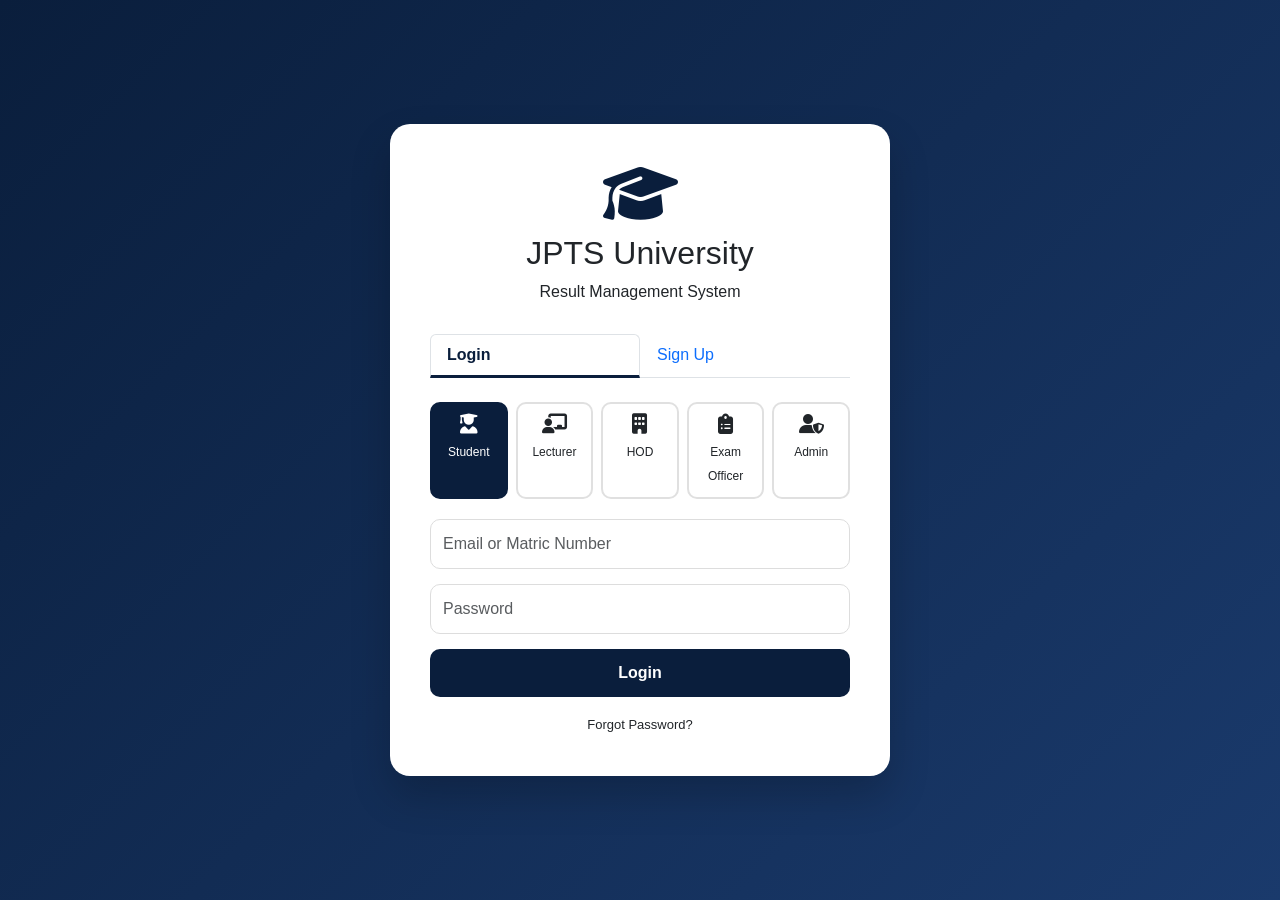
<file: hod-dashboard.html>
<<<<<<< HEAD
 <!DOCTYPE html>
<html lang="en">
<head>
    <meta charset="UTF-8">
    <meta name="viewport" content="width=device-width, initial-scale=1.0">
    <title>HOD Dashboard - JPTS University</title>
    <link href="https://cdn.jsdelivr.net/npm/bootstrap@5.3.0/dist/css/bootstrap.min.css" rel="stylesheet">
    <link rel="stylesheet" href="https://cdnjs.cloudflare.com/ajax/libs/font-awesome/6.4.0/css/all.min.css">
    <style>
        * { margin: 0; padding: 0; box-sizing: border-box; }
        body { background: #f0f2f5; font-family: 'Segoe UI', sans-serif; }
        .navbar { background: #fd7e14; color: white; padding: 15px 30px; display: flex; justify-content: space-between; align-items: center; }
        .sidebar { width: 260px; background: white; position: fixed; height: 100%; padding: 20px; }
        .sidebar-item { padding: 12px 15px; margin: 5px 0; cursor: pointer; border-radius: 10px; }
        .sidebar-item:hover, .sidebar-item.active { background: #fd7e14; color: white; }
        .main-content { margin-left: 280px; padding: 25px; }
        .data-card { background: white; border-radius: 15px; padding: 20px; margin-bottom: 20px; }
        table { width: 100%; border-collapse: collapse; }
        th, td { padding: 12px; text-align: left; border-bottom: 1px solid #eee; }
        th { background: #f8f9fa; }
        .btn-success { background: #28a745; color: white; border: none; padding: 5px 10px; border-radius: 5px; cursor: pointer; }
        .btn-danger { background: #dc3545; color: white; border: none; padding: 5px 10px; border-radius: 5px; cursor: pointer; }
        .btn-logout { background: #dc3545; color: white; border: none; padding: 8px 20px; border-radius: 8px; cursor: pointer; }
        @media (max-width: 768px) { .sidebar { margin-left: -260px; } .main-content { margin-left: 0; } }
        .toast-msg { position: fixed; top: 20px; right: 20px; z-index: 9999; min-width: 300px; animation: slideIn 0.3s ease; }
        @keyframes slideIn { from { transform: translateX(100%); opacity: 0; } to { transform: translateX(0); opacity: 1; } }
    </style>
</head>
<body>
    <div class="navbar">
        <div><i class="fas fa-building"></i> JPTS University - HOD Portal</div>
        <div><span id="hodName"></span> <button class="btn-logout ms-3" id="logoutBtn">Logout</button></div>
    </div>
    
    <div class="sidebar">
        <h5 class="text-center mb-3">HOD Menu</h5>
        <div class="sidebar-item active" onclick="loadDashboard()">Dashboard</div>
        <div class="sidebar-item" onclick="loadPendingApprovals()">Pending Approvals</div>
        <div class="sidebar-item" onclick="loadApprovedScores()">Approved Scores</div>
    </div>
    
    <div class="main-content" id="mainContent">
        <div class="text-center py-5"><div class="spinner-border text-primary"></div><p>Loading...</p></div>
    </div>

    <script src="https://code.jquery.com/jquery-3.7.0.min.js"></script>
    <script src="https://cdn.jsdelivr.net/npm/bootstrap@5.3.0/dist/js/bootstrap.bundle.min.js"></script>
    <script>
        let currentUser = JSON.parse(localStorage.getItem('currentUser'));
        if (!currentUser || currentUser.role !== 'hod') window.location.href = 'login.html';
        document.getElementById('hodName').innerHTML = currentUser.name;
        
        let pendingScores = JSON.parse(localStorage.getItem('pending_scores')) || [];
        let approvedScores = JSON.parse(localStorage.getItem('approved_scores')) || [];
        
        function showMessage(msg, type) {
            const toast = document.createElement('div');
            toast.className = `alert alert-${type} toast-msg`;
            toast.innerHTML = msg + '<button type="button" class="btn-close float-end" data-bs-dismiss="alert"></button>';
            document.body.appendChild(toast);
            setTimeout(() => toast.remove(), 3000);
        }
        
        function saveData() {
            localStorage.setItem('pending_scores', JSON.stringify(pendingScores));
            localStorage.setItem('approved_scores', JSON.stringify(approvedScores));
        }
        
        function loadDashboard() {
            document.getElementById('mainContent').innerHTML = `
                <div class="data-card">
                    <h5>HOD Dashboard</h5>
                    <p>Welcome, ${currentUser.name}!</p>
                    <p>Scores Pending Approval: ${pendingScores.length}</p>
                    <p>Scores Approved: ${approvedScores.length}</p>
                    <button class="btn-success" onclick="loadPendingApprovals()">Review Pending Scores</button>
                </div>
            `;
        }
        
        function loadPendingApprovals() {
            if (pendingScores.length === 0) {
                document.getElementById('mainContent').innerHTML = `<div class="data-card"><div class="alert alert-success">No pending scores. All scores have been approved.</div></div>`;
                return;
            }
            
            let html = `<div class="data-card"><h5>Scores Pending Approval</h5>
                        <div class="table-responsive"><table class="table"><thead>
                        <tr><th>Student</th><th>Course</th><th>CA</th><th>Exam</th><th>Total</th><th>Grade</th><th>Lecturer</th><th>Actions</th>
                        </thead><tbody>`;
            
            pendingScores.forEach((score, index) => {
                html += `<tr>
                    <td>${score.studentName}</p></div>
                    <td>${score.courseCode}</p></div>
                    <td>${score.ca}</p></div>
                    <td>${score.exam}</p></div>
                    <td><strong>${score.total}</strong></p></div>
                    <td><span class="badge bg-primary">${score.grade}</span></p></div>
                    <td>${score.lecturerId || 'N/A'}</p></div>
                    <td><button class="btn-success" onclick="approveScore(${index})">Approve</button> <button class="btn-danger" onclick="rejectScore(${index})">Reject</button></p></div>
                </tr>`;
            });
            html += `</tbody>}</div></div>`;
            document.getElementById('mainContent').innerHTML = html;
        }
        
        function approveScore(index) {
            const approved = { ...pendingScores[index], status: "approved", approvedBy: currentUser.id, approvedDate: new Date().toISOString() };
            approvedScores.push(approved);
            pendingScores.splice(index, 1);
            saveData();
            showMessage("Score approved! Exam Officer can now publish.", "success");
            loadPendingApprovals();
        }
        
        function rejectScore(index) {
            pendingScores.splice(index, 1);
            saveData();
            showMessage("Score rejected. Lecturer needs to re-enter.", "warning");
            loadPendingApprovals();
        }
        
        function loadApprovedScores() {
            if (approvedScores.length === 0) {
                document.getElementById('mainContent').innerHTML = `<div class="data-card"><div class="alert alert-info">No approved scores yet.</div></div>`;
                return;
            }
            
            let html = `<div class="data-card"><h5>Approved Scores (Ready for Publication)</h5>
                        <div class="table-responsive"><table class="table"><thead>
                        <tr><th>Student</th><th>Course</th><th>CA</th><th>Exam</th><th>Total</th><th>Grade</th><th>Approved By</th>
                        </thead><tbody>`;
            approvedScores.forEach(score => {
                html += `<tr>
                    <td>${score.studentName}</p></div>
                    <td>${score.courseCode}</p></div>
                    <td>${score.ca}</p></div>
                    <td>${score.exam}</p></div>
                    <td><strong>${score.total}</strong></p></div>
                    <td><span class="badge bg-success">${score.grade}</span></p></div>
                    <td>${score.approvedBy}</p></div>
                </tr>`;
            });
            html += `</tbody>}</div></div>`;
            document.getElementById('mainContent').innerHTML = html;
        }
        
        document.getElementById('logoutBtn').addEventListener('click', () => { localStorage.removeItem('currentUser'); window.location.href = 'login.html'; });
        loadDashboard();
    </script>
</body>
</file>
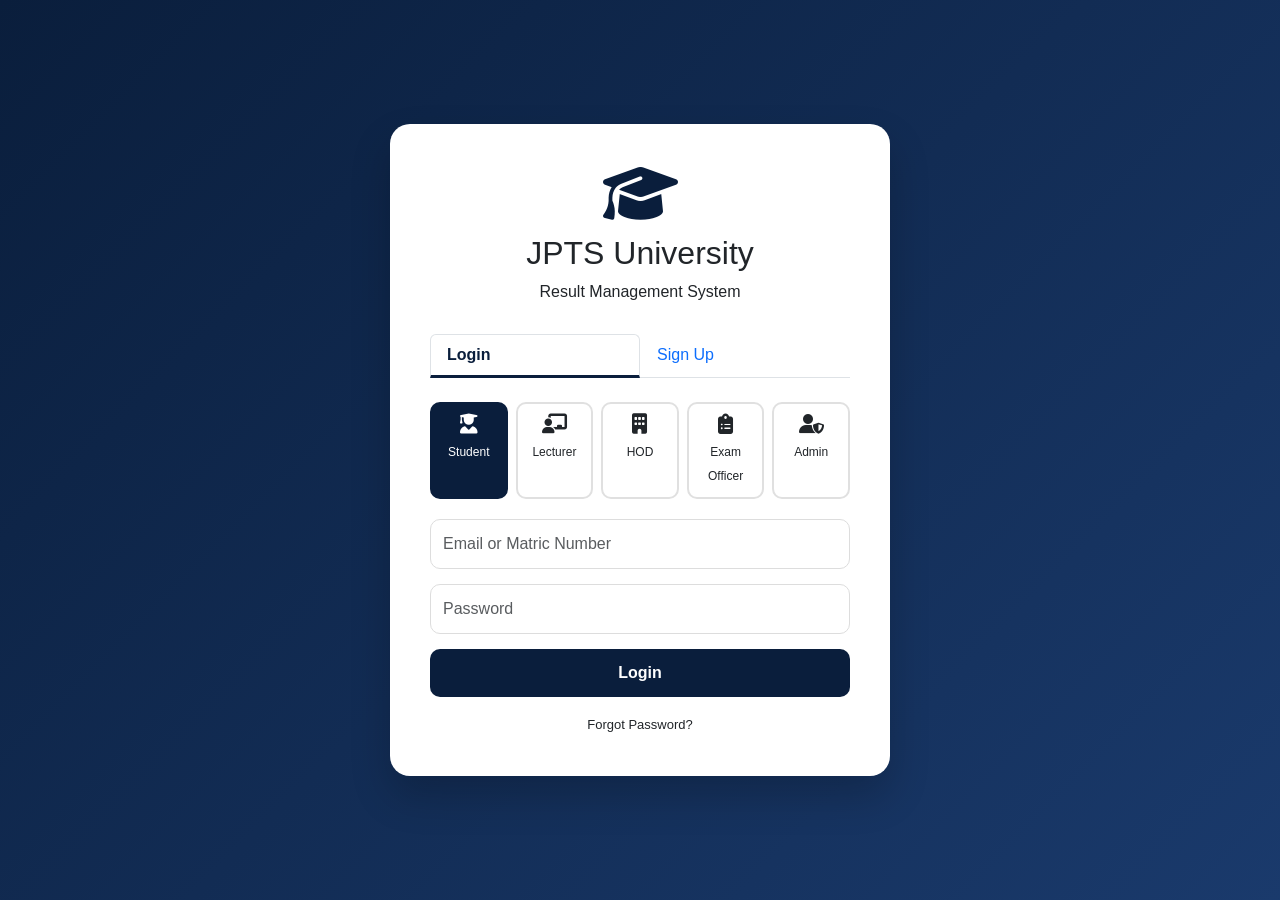
<file: lecturer-dashboard.html>
<!DOCTYPE html>
<html lang="en">
<head>
    <meta charset="UTF-8">
    <meta name="viewport" content="width=device-width, initial-scale=1.0">
    <title>Lecturer Dashboard - JPTS University</title>
    <link href="https://cdn.jsdelivr.net/npm/bootstrap@5.3.0/dist/css/bootstrap.min.css" rel="stylesheet">
    <link rel="stylesheet" href="https://cdnjs.cloudflare.com/ajax/libs/font-awesome/6.4.0/css/all.min.css">
    <style>
        * { margin: 0; padding: 0; box-sizing: border-box; }
        body { background: #f0f2f5; font-family: 'Segoe UI', sans-serif; }
        .navbar { background: #28a745; color: white; padding: 15px 30px; display: flex; justify-content: space-between; align-items: center; }
        .sidebar { width: 260px; background: white; position: fixed; height: 100%; padding: 20px; box-shadow: 2px 0 10px rgba(0,0,0,0.1); }
        .sidebar-item { padding: 12px 15px; margin: 5px 0; cursor: pointer; border-radius: 10px; color: #333; transition: 0.3s; }
        .sidebar-item:hover, .sidebar-item.active { background: #28a745; color: white; }
        .main-content { margin-left: 280px; padding: 25px; }
        .data-card { background: white; border-radius: 15px; padding: 20px; margin-bottom: 20px; box-shadow: 0 2px 10px rgba(0,0,0,0.1); }
        .form-control, .form-select { border-radius: 10px; padding: 10px; margin-bottom: 10px; width: 100%; }
        table { width: 100%; border-collapse: collapse; }
        th, td { padding: 12px; text-align: left; border-bottom: 1px solid #eee; }
        th { background: #f8f9fa; }
        .btn-primary { background: #28a745; color: white; border: none; padding: 10px 20px; border-radius: 8px; cursor: pointer; margin: 5px; }
        .btn-secondary { background: #6c757d; color: white; border: none; padding: 10px 20px; border-radius: 8px; cursor: pointer; margin: 5px; }
        .btn-danger { background: #dc3545; color: white; border: none; padding: 5px 10px; border-radius: 5px; cursor: pointer; }
        .btn-logout { background: #dc3545; color: white; border: none; padding: 8px 20px; border-radius: 8px; cursor: pointer; }
        .upload-area { border: 2px dashed #28a745; border-radius: 15px; padding: 30px; text-align: center; cursor: pointer; transition: 0.3s; margin-bottom: 20px; }
        .upload-area:hover { background: #f8f9fa; border-color: #0a1e3c; }
        .upload-area.drag-over { background: #e8f5e9; border-color: #28a745; }
        .toast-msg { position: fixed; top: 20px; right: 20px; z-index: 9999; min-width: 300px; animation: slideIn 0.3s ease; border-radius: 10px; }
        @keyframes slideIn { from { transform: translateX(100%); opacity: 0; } to { transform: translateX(0); opacity: 1; } }
        @media (max-width: 768px) { .sidebar { margin-left: -260px; } .main-content { margin-left: 0; } }
    </style>
</head>
<body>
    <div class="navbar">
        <div><i class="fas fa-chalkboard-user"></i> JPTS University - Lecturer Portal</div>
        <div><span id="lecturerName"></span> <button class="btn-logout ms-3" id="logoutBtn">Logout</button></div>
    </div>
    
    <div class="sidebar">
        <h5 class="text-center mb-3">Lecturer Menu</h5>
        <div class="sidebar-item active" onclick="loadDashboard()">Dashboard</div>
        <div class="sidebar-item" onclick="loadEnterScores()">Enter Scores</div>
        <div class="sidebar-item" onclick="loadBulkUpload()">Bulk Upload (CSV)</div>
        <div class="sidebar-item" onclick="loadMyEntries()">My Entries</div>
    </div>
    
    <div class="main-content" id="mainContent">
        <div class="text-center py-5"><div class="spinner-border text-primary"></div><p>Loading...</p></div>
    </div>

    <script src="https://code.jquery.com/jquery-3.7.0.min.js"></script>
    <script src="https://cdn.jsdelivr.net/npm/bootstrap@5.3.0/dist/js/bootstrap.bundle.min.js"></script>
    <script>
        let currentUser = JSON.parse(localStorage.getItem('currentUser'));
        if (!currentUser || currentUser.role !== 'lecturer') window.location.href = 'login.html';
        document.getElementById('lecturerName').innerHTML = currentUser.name;
        
        let allStudents = JSON.parse(localStorage.getItem('all_students')) || [];
        let allCourses = JSON.parse(localStorage.getItem('all_courses')) || [];
        let pendingScores = JSON.parse(localStorage.getItem('pending_scores')) || [];
        
        function showMessage(msg, type) {
            const toast = document.createElement('div');
            toast.className = `alert alert-${type} toast-msg`;
            toast.innerHTML = msg + '<button type="button" class="btn-close float-end" data-bs-dismiss="alert"></button>';
            document.body.appendChild(toast);
            setTimeout(() => toast.remove(), 3000);
        }
        
        function calculateGrade(score) {
            if (score >= 70) return { grade: 'A', point: 5.0 };
            if (score >= 60) return { grade: 'B', point: 4.0 };
            if (score >= 50) return { grade: 'C', point: 3.0 };
            if (score >= 45) return { grade: 'D', point: 2.0 };
            if (score >= 40) return { grade: 'E', point: 1.0 };
            return { grade: 'F', point: 0.0 };
        }
        
        function saveData() { localStorage.setItem('pending_scores', JSON.stringify(pendingScores)); }
        
        function loadDashboard() {
            document.getElementById('mainContent').innerHTML = `
                <div class="data-card">
                    <h5>Lecturer Dashboard</h5>
                    <p>Welcome, ${currentUser.name}!</p>
                    <p>Total Scores Entered: ${pendingScores.filter(s => s.lecturerId === currentUser.id).length}</p>
                    <p>Pending HOD Approval: ${pendingScores.filter(s => s.status === 'pending' && s.lecturerId === currentUser.id).length}</p>
                    <button class="btn-primary" onclick="loadEnterScores()">Enter New Scores</button>
                    <button class="btn-secondary" onclick="loadBulkUpload()">Bulk Upload CSV</button>
                </div>
            `;
        }
        
        function loadEnterScores() {
            if (allStudents.length === 0) {
                document.getElementById('mainContent').innerHTML = `<div class="data-card"><div class="alert alert-warning">No students found. Admin needs to add students first.</div></div>`;
                return;
            }
            if (allCourses.length === 0) {
                document.getElementById('mainContent').innerHTML = `<div class="data-card"><div class="alert alert-warning">No courses found. Admin needs to add courses first.</div></div>`;
                return;
            }
            
            let studentOptions = '<option value="">Select Student</option>';
            allStudents.forEach(s => { studentOptions += `<option value="${s.id}|${s.name}">${s.name} (${s.id})</option>`; });
            
            let courseOptions = '<option value="">Select Course</option>';
            allCourses.forEach(c => { courseOptions += `<option value="${c.code}|${c.title}|${c.credit}">${c.code} - ${c.title} (${c.credit} credits)</option>`; });
            
            document.getElementById('mainContent').innerHTML = `
                <div class="data-card">
                    <h5>Enter Student Scores</h5>
                    <div class="row">
                        <div class="col-md-6"><label>Select Student</label><select id="studentSelect" class="form-select">${studentOptions}</select></div>
                        <div class="col-md-6"><label>Select Course</label><select id="courseSelect" class="form-select">${courseOptions}</select></div>
                        <div class="col-md-6"><label>CA Score (0-40)</label><input type="number" id="caScore" class="form-control" placeholder="Enter CA score"></div>
                        <div class="col-md-6"><label>Exam Score (0-60)</label><input type="number" id="examScore" class="form-control" placeholder="Enter Exam score"></div>
                        <div class="col-12 mt-3"><div id="gradePreview" class="alert alert-info">Total: 0 | Grade: -</div></div>
                        <div class="col-12"><button class="btn-primary" onclick="submitScore()">Submit Score for Approval</button></div>
                    </div>
                </div>
            `;
            document.getElementById('caScore').oninput = updatePreview;
            document.getElementById('examScore').oninput = updatePreview;
        }
        
        function updatePreview() {
            const ca = parseInt(document.getElementById('caScore').value) || 0;
            const exam = parseInt(document.getElementById('examScore').value) || 0;
            const total = ca + exam;
            const grade = calculateGrade(total);
            document.getElementById('gradePreview').innerHTML = `Total: ${total} | Grade: ${grade.grade} (${grade.point} points)`;
        }
        
        function submitScore() {
            const studentValue = document.getElementById('studentSelect').value;
            const courseValue = document.getElementById('courseSelect').value;
            const ca = parseInt(document.getElementById('caScore').value) || 0;
            const exam = parseInt(document.getElementById('examScore').value) || 0;
            
            if (!studentValue || !courseValue) { showMessage("Please select student and course", "danger"); return; }
            
            const [studentId, studentName] = studentValue.split('|');
            const [courseCode, courseTitle, credit] = courseValue.split('|');
            const total = ca + exam;
            const grade = calculateGrade(total);
            
            pendingScores.push({
                studentId, studentName, courseCode, courseTitle,
                credit: parseInt(credit), ca, exam, total,
                grade: grade.grade, gradePoint: grade.point,
                status: "pending", lecturerId: currentUser.id,
                date: new Date().toISOString()
            });
            saveData();
            showMessage(`Score for ${studentName} in ${courseCode} submitted for HOD approval!`, "success");
            document.getElementById('studentSelect').value = "";
            document.getElementById('courseSelect').value = "";
            document.getElementById('caScore').value = "";
            document.getElementById('examScore').value = "";
            updatePreview();
            loadMyEntries();
        }
        
        // ========== BULK UPLOAD CSV ==========
        function loadBulkUpload() {
            document.getElementById('mainContent').innerHTML = `
                <div class="data-card">
                    <h5>Bulk Upload Scores (CSV File)</h5>
                    <div class="alert alert-info">
                        <strong>CSV Format:</strong><br>
                        student_matric,course_code,ca_score,exam_score<br>
                        Example:<br>
                        JPTS/2024/001,CSC101,35,50<br>
                        JPTS/2024/002,CSC101,28,45
                    </div>
                    <div class="upload-area" id="uploadArea">
                        <i class="fas fa-cloud-upload-alt fa-3x mb-3"></i>
                        <p>Drag & drop CSV file here or click to browse</p>
                        <input type="file" id="csvFile" accept=".csv" style="display: none;">
                        <button class="btn-primary" onclick="document.getElementById('csvFile').click()">Select CSV File</button>
                    </div>
                    <div id="uploadPreview" class="mt-3" style="display: none;">
                        <h6>Preview:</h6>
                        <div class="table-responsive"><table class="table" id="previewTable"></table></div>
                        <button class="btn-primary" onclick="processBulkUpload()">Process Upload</button>
                    </div>
                </div>
            `;
            
            const uploadArea = document.getElementById('uploadArea');
            const fileInput = document.getElementById('csvFile');
            
            uploadArea.addEventListener('click', () => fileInput.click());
            uploadArea.addEventListener('dragover', (e) => { e.preventDefault(); uploadArea.classList.add('drag-over'); });
            uploadArea.addEventListener('dragleave', () => uploadArea.classList.remove('drag-over'));
            uploadArea.addEventListener('drop', (e) => {
                e.preventDefault();
                uploadArea.classList.remove('drag-over');
                const file = e.dataTransfer.files[0];
                if (file && file.type === 'text/csv') processCSV(file);
            });
            fileInput.addEventListener('change', (e) => { if (e.target.files[0]) processCSV(e.target.files[0]); });
        }
        
        let uploadedData = [];
        
        function processCSV(file) {
            const reader = new FileReader();
            reader.onload = (e) => {
                const content = e.target.result;
                const lines = content.split('\n');
                const headers = lines[0].split(',');
                uploadedData = [];
                
                for (let i = 1; i < lines.length; i++) {
                    if (lines[i].trim()) {
                        const values = lines[i].split(',');
                        const row = {};
                        headers.forEach((header, index) => { row[header.trim()] = values[index]?.trim(); });
                        uploadedData.push(row);
                    }
                }
                
                const previewDiv = document.getElementById('uploadPreview');
                const previewTable = document.getElementById('previewTable');
                previewTable.innerHTML = '';
                
                const thead = previewTable.createTHead();
                const headerRow = thead.insertRow();
                headers.forEach(header => { const th = document.createElement('th'); th.textContent = header; headerRow.appendChild(th); });
                
                const tbody = previewTable.createTBody();
                uploadedData.slice(0, 5).forEach(row => {
                    const tr = tbody.insertRow();
                    headers.forEach(header => { const td = tr.insertCell(); td.textContent = row[header] || ''; });
                });
                
                previewDiv.style.display = 'block';
                showMessage(`${uploadedData.length} records loaded`, 'success');
            };
            reader.readAsText(file);
        }
        
        async function processBulkUpload() {
            let successCount = 0;
            let errorCount = 0;
            
            for (const record of uploadedData) {
                try {
                    const studentQuery = await db.collection('students').where('matricNumber', '==', record.student_matric).get();
                    if (studentQuery.empty) { errorCount++; continue; }
                    const studentId = studentQuery.docs[0].id;
                    const studentName = studentQuery.docs[0].data().name;
                    
                    const courseQuery = await db.collection('courses').where('courseCode', '==', record.course_code).get();
                    if (courseQuery.empty) { errorCount++; continue; }
                    const course = courseQuery.docs[0].data();
                    
                    const ca = parseFloat(record.ca_score) || 0;
                    const exam = parseFloat(record.exam_score) || 0;
                    const total = ca + exam;
                    const grade = calculateGrade(total);
                    
                    pendingScores.push({
                        studentId, studentName, courseCode: course.courseCode,
                        courseTitle: course.courseTitle, credit: course.creditUnit,
                        ca, exam, total, grade: grade.grade, gradePoint: grade.point,
                        status: "pending", lecturerId: currentUser.id, date: new Date().toISOString()
                    });
                    successCount++;
                } catch (error) { errorCount++; }
            }
            saveData();
            showMessage(`Bulk upload complete: ${successCount} successful, ${errorCount} failed`, successCount > 0 ? 'success' : 'danger');
            document.getElementById('uploadPreview').style.display = 'none';
            loadMyEntries();
        }
        
        function loadMyEntries() {
            let myEntries = pendingScores.filter(s => s.lecturerId === currentUser.id);
            let html = `<div class="data-card"><h5>My Score Entries</h5>
                        <div class="table-responsive"><table class="table"><thead>
                        <tr><th>Student</th><th>Course</th><th>CA</th><th>Exam</th><th>Total</th><th>Grade</th><th>Status</th>
                        </thead><tbody>`;
            if (myEntries.length === 0) { html += `<tr><td colspan="7" class="text-center">No entries yet. Enter scores first.`; }
            else {
                myEntries.forEach(e => {
                    html += `<tr>
                        <td>${e.studentName}</p></div>
                        <td>${e.courseCode}</p></div>
                        <td>${e.ca}</p></div>
                        <td>${e.exam}</p></div>
                        <td><strong>${e.total}</strong></p></div>
                        <td><span class="badge bg-primary">${e.grade}</span></p></div>
                        <td><span class="badge ${e.status === 'approved' ? 'bg-success' : 'bg-warning'}">${e.status}</span></p></div>
                    </td>`;
                });
            }
            html += `</tbody>}</div></div>`;
            document.getElementById('mainContent').innerHTML = html;
        }
        
        document.getElementById('logoutBtn').addEventListener('click', () => { localStorage.removeItem('currentUser'); window.location.href = 'login.html'; });
        loadDashboard();
    </script>
</body>
</file>
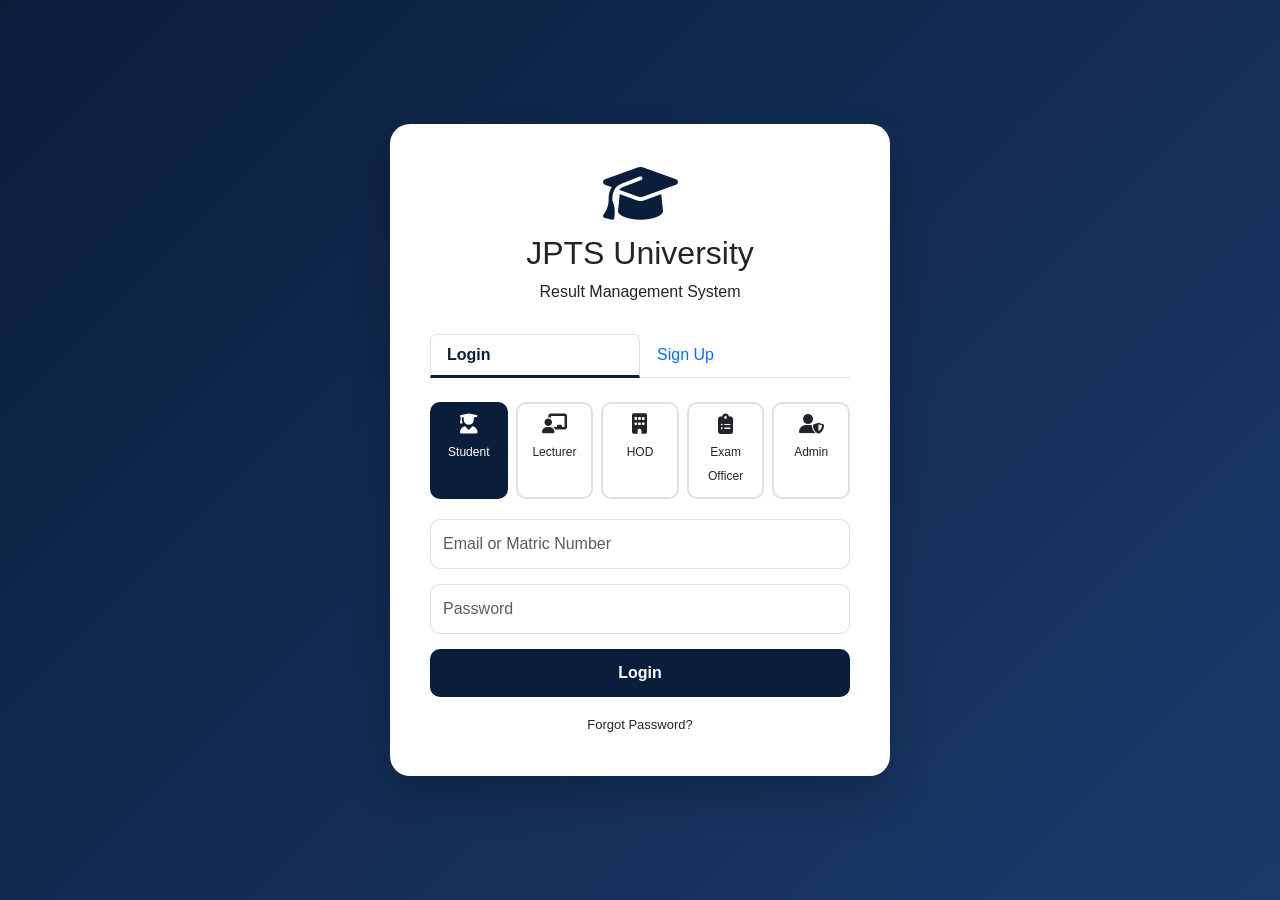
<file: login.html>
<!DOCTYPE html>
<html lang="en">
<head>
    <meta charset="UTF-8">
    <meta name="viewport" content="width=device-width, initial-scale=1.0">
    <title>JPTS University - Login</title>
    <link href="https://cdn.jsdelivr.net/npm/bootstrap@5.3.0/dist/css/bootstrap.min.css" rel="stylesheet">
    <link rel="stylesheet" href="https://cdnjs.cloudflare.com/ajax/libs/font-awesome/6.4.0/css/all.min.css">
    <style>
        * { margin: 0; padding: 0; box-sizing: border-box; }
        body {
            background: linear-gradient(135deg, #0a1e3c, #1a3a6c);
            min-height: 100vh;
            font-family: 'Segoe UI', sans-serif;
            display: flex;
            align-items: center;
            justify-content: center;
        }
        .login-card {
            background: white;
            border-radius: 20px;
            padding: 40px;
            width: 100%;
            max-width: 500px;
            margin: 20px;
            box-shadow: 0 20px 40px rgba(0,0,0,0.2);
        }
        .login-header { text-align: center; margin-bottom: 30px; }
        .login-header i { font-size: 60px; color: #0a1e3c; }
        .login-header h2 { margin-top: 10px; }
        .form-control, .form-select {
            border-radius: 10px;
            padding: 12px;
            margin-bottom: 15px;
            width: 100%;
            border: 1px solid #ddd;
        }
        .btn-login {
            background: #0a1e3c;
            color: white;
            border: none;
            padding: 12px;
            border-radius: 10px;
            width: 100%;
            font-weight: bold;
            cursor: pointer;
        }
        .nav-tabs .nav-link.active {
            color: #0a1e3c;
            border-bottom: 3px solid #0a1e3c;
            font-weight: bold;
        }
        .role-selector {
            display: flex;
            gap: 8px;
            margin-bottom: 20px;
            flex-wrap: wrap;
        }
        .role-card {
            flex: 1;
            text-align: center;
            padding: 10px 5px;
            border-radius: 10px;
            cursor: pointer;
            border: 2px solid #e0e0e0;
            background: white;
            transition: 0.3s;
        }
        .role-card i { font-size: 20px; margin-bottom: 5px; display: block; }
        .role-card span { font-size: 12px; }
        .role-card:hover { transform: translateY(-3px); border-color: #c49a2c; }
        .role-card.selected {
            border-color: #0a1e3c;
            background: #0a1e3c;
            color: white;
        }
        .toast-msg {
            position: fixed;
            top: 20px;
            right: 20px;
            z-index: 9999;
            min-width: 300px;
            animation: slideIn 0.3s ease;
            border-radius: 10px;
        }
        @keyframes slideIn {
            from { transform: translateX(100%); opacity: 0; }
            to { transform: translateX(0); opacity: 1; }
        }
        .forgot-link { text-align: center; margin-top: 15px; }
        .forgot-link a { color: #888; font-size: 13px; text-decoration: none; cursor: pointer; }
        .modal-content { border-radius: 15px; }
        .security-question { display: none; margin-top: 10px; }
        .security-question.show { display: block; }
        @media (max-width: 768px) {
            .role-card i { font-size: 16px; }
            .role-card span { font-size: 10px; }
            .login-card { padding: 25px; }
        }
    </style>
</head>
<body>
<div class="login-card">
    <div class="login-header">
        <i class="fas fa-graduation-cap"></i>
        <h2>JPTS University</h2>
        <p>Result Management System</p>
    </div>
    
    <ul class="nav nav-tabs mb-4" id="authTab">
        <li class="nav-item w-50"><a class="nav-link active" data-bs-toggle="tab" href="#loginTab">Login</a></li>
        <li class="nav-item w-50"><a class="nav-link" data-bs-toggle="tab" href="#signupTab">Sign Up</a></li>
    </ul>
    
    <div class="tab-content">
        <!-- LOGIN TAB -->
        <div class="tab-pane fade show active" id="loginTab">
            <div class="role-selector" id="loginRoleSelector">
                <div class="role-card" data-role="student"><i class="fas fa-user-graduate"></i><span>Student</span></div>
                <div class="role-card" data-role="lecturer"><i class="fas fa-chalkboard-user"></i><span>Lecturer</span></div>
                <div class="role-card" data-role="hod"><i class="fas fa-building"></i><span>HOD</span></div>
                <div class="role-card" data-role="exam_officer"><i class="fas fa-clipboard-list"></i><span>Exam Officer</span></div>
                <div class="role-card" data-role="admin"><i class="fas fa-user-shield"></i><span>Admin</span></div>
            </div>
            <form id="loginForm">
                <input type="text" id="loginEmail" class="form-control" placeholder="Email or Matric Number" required>
                <input type="password" id="loginPassword" class="form-control" placeholder="Password" required>
                <button type="submit" class="btn-login">Login</button>
                <div class="forgot-link"><a id="forgotPasswordBtn">Forgot Password?</a></div>
            </form>
            
            <!-- Forgot Password Section -->
            <div id="forgotPasswordSection" style="display: none; margin-top: 20px;">
                <h6 class="text-center mb-3"><i class="fas fa-key me-2"></i>Reset Password</h6>
                <p class="text-muted text-center small">Answer your security question to reset your password</p>
                <div id="securityQuestionDisplay" class="alert alert-info text-center" style="font-weight: 500;"></div>
                <input type="text" id="securityAnswerInput" class="form-control" placeholder="Your answer">
                <input type="password" id="newPasswordInput" class="form-control" placeholder="New Password (min 6 chars)">
                <input type="password" id="confirmNewPasswordInput" class="form-control" placeholder="Confirm New Password">
                <button class="btn-login" id="resetPasswordBtn" style="background: #c49a2c; color: #0a1e3c; margin-top: 10px;">
                    <i class="fas fa-save me-2"></i>Reset Password
                </button>
                <button class="btn-login" id="cancelResetBtn" style="background: #6c757d; color: white; margin-top: 10px;">
                    <i class="fas fa-arrow-left me-2"></i>Back to Login
                </button>
            </div>
        </div>
        
        <!-- SIGNUP TAB -->
        <div class="tab-pane fade" id="signupTab">
            <form id="signupForm">
                <input type="text" id="signupName" class="form-control" placeholder="Full Name" required>
                <input type="email" id="signupEmail" class="form-control" placeholder="Email Address" required>
                <input type="text" id="signupNumber" class="form-control" placeholder="Matric/Staff Number" required>
                <select id="signupRole" class="form-select" required>
                    <option value="student">Student</option>
                    <option value="lecturer">Lecturer</option>
                    <option value="hod">Head of Department</option>
                    <option value="exam_officer">Examination Officer</option>
                    <option value="admin">Administrator</option>
                </select>
                <select id="signupDept" class="form-select" required>
                    <option value="Computer Science">Computer Science</option>
                    <option value="Engineering">Engineering</option>
                    <option value="Business">Business Administration</option>
                    <option value="Accounting">Accounting</option>
                    <option value="Law">Law</option>
                    <option value="Economics">Economics</option>
                </select>
                <input type="password" id="signupPassword" class="form-control" placeholder="Password (min 6 chars)" required>
                <input type="password" id="signupConfirm" class="form-control" placeholder="Confirm Password" required>
                
                <div class="alert alert-info mt-2" style="font-size: 13px;">
                    <i class="fas fa-shield-alt me-2"></i>
                    <strong>Security Question:</strong> For password recovery
                </div>
                <select id="securityQuestion" class="form-select">
                    <option value="What is your mother's maiden name?">What is your mother's maiden name?</option>
                    <option value="What is your pet's name?">What is your pet's name?</option>
                    <option value="What is your favorite food?">What is your favorite food?</option>
                    <option value="What city were you born in?">What city were you born in?</option>
                    <option value="What is your best friend's name?">What is your best friend's name?</option>
                </select>
                <input type="text" id="securityAnswer" class="form-control" placeholder="Your answer to the security question" required>
                
                <button type="submit" class="btn-login">Create Account</button>
            </form>
        </div>
    </div>
</div>

<script src="https://code.jquery.com/jquery-3.7.0.min.js"></script>
<script src="https://cdn.jsdelivr.net/npm/bootstrap@5.3.0/dist/js/bootstrap.bundle.min.js"></script>
<script>
    // ============================================================
    // 🔥 USER DATABASE (localStorage)
    // ============================================================
    let users = JSON.parse(localStorage.getItem('jpts_users')) || [];
    
    // ✅ CREATE DEFAULT SUPER ADMIN IF NO USERS EXIST
    if (users.length === 0) {
        users = [
            { 
                name: "Super Admin", 
                email: "admin@jpts.edu", 
                password: "admin123", 
                id: "ADMIN001", 
                role: "admin", 
                dept: "Admin",
                securityQuestion: "What is your mother's maiden name?",
                securityAnswer: "admin",
                approved: true,  // ✅ Auto-approved
                created: new Date().toISOString()
            }
        ];
        saveUsers();
    }
    
    function saveUsers() { 
        localStorage.setItem('jpts_users', JSON.stringify(users)); 
    }
    
    let selectedRole = "student";
    let resettingUser = null;
    
    // Role selector
    document.querySelectorAll('#loginRoleSelector .role-card').forEach(card => {
        card.addEventListener('click', function() {
            document.querySelectorAll('#loginRoleSelector .role-card').forEach(c => c.classList.remove('selected'));
            this.classList.add('selected');
            selectedRole = this.getAttribute('data-role');
        });
    });
    document.querySelector('#loginRoleSelector .role-card[data-role="student"]').classList.add('selected');
    
    function showMessage(msg, type) {
        const toast = document.createElement('div');
        toast.className = `alert alert-${type} toast-msg`;
        toast.innerHTML = msg + '<button type="button" class="btn-close float-end" data-bs-dismiss="alert"></button>';
        document.body.appendChild(toast);
        setTimeout(() => toast.remove(), 4000);
    }
    
    // ============================================================
    // 📝 SIGNUP (With Approval Logic)
    // ============================================================
    document.getElementById('signupForm').addEventListener('submit', function(e) {
        e.preventDefault();
        
        const name = document.getElementById('signupName').value.trim();
        const email = document.getElementById('signupEmail').value.trim();
        const id = document.getElementById('signupNumber').value.trim().toUpperCase();
        const role = document.getElementById('signupRole').value;
        const dept = document.getElementById('signupDept').value;
        const password = document.getElementById('signupPassword').value;
        const confirm = document.getElementById('signupConfirm').value;
        const securityQuestion = document.getElementById('securityQuestion').value;
        const securityAnswer = document.getElementById('securityAnswer').value.trim().toLowerCase();
        
        if (!name || !email || !id || !password || !confirm || !securityAnswer) {
            showMessage('⚠️ Please fill in all fields!', 'danger');
            return;
        }
        
        if (password !== confirm) {
            showMessage('⚠️ Passwords do not match!', 'danger');
            return;
        }
        
        if (password.length < 6) {
            showMessage('⚠️ Password must be at least 6 characters', 'danger');
            return;
        }
        
        if (users.find(u => u.email === email && u.role === role)) {
            showMessage(`❌ This email is already registered as ${role}!`, 'danger');
            return;
        }
        
        if (users.find(u => u.id === id)) {
            showMessage('❌ ID already exists!', 'danger');
            return;
        }
        
        // ✅ APPROVAL LOGIC:
        // Students = auto-approved (true)
        // Staff (lecturer, hod, exam_officer, admin) = pending approval (false)
        const isStudent = role === 'student';
        const approved = isStudent;  // Students = true, Staff = false
        
        const newUser = {
            name,
            email,
            id,
            role,
            dept,
            password,
            securityQuestion,
            securityAnswer,
            approved: approved,
            created: new Date().toISOString()
        };
        
        users.push(newUser);
        saveUsers();
        
        if (isStudent) {
            showMessage(`✅ ${role} account created! You can login immediately.`, 'success');
        } else {
            showMessage(`⏳ ${role} account created! Waiting for Super Admin approval.`, 'warning');
        }
        
        document.getElementById('signupForm').reset();
        document.querySelector('a[href="#loginTab"]').click();
    });
    
    // ============================================================
    // 🔐 LOGIN (With Approval Check)
    // ============================================================
    document.getElementById('loginForm').addEventListener('submit', function(e) {
        e.preventDefault();
        
        const loginInput = document.getElementById('loginEmail').value.trim();
        const password = document.getElementById('loginPassword').value.trim();
        
        if (!loginInput || !password) {
            showMessage('⚠️ Please enter both email/ID and password!', 'danger');
            return;
        }
        
        const user = users.find(u => 
            (u.email === loginInput || u.id === loginInput) && 
            u.role === selectedRole
        );
        
        if (!user) {
            showMessage(`❌ No ${selectedRole} account found!`, 'danger');
            return;
        }
        
        if (user.password !== password) {
            showMessage('❌ Incorrect password!', 'danger');
            return;
        }
        
        // ✅ APPROVAL CHECK: Only students and approved staff can login
        if (user.role !== 'student' && !user.approved) {
            showMessage('⏳ Account pending approval by Super Admin. Please wait.', 'warning');
            return;  // ❌ BLOCK LOGIN
        }
        
        localStorage.setItem('currentUser', JSON.stringify(user));
        showMessage(`✅ Welcome ${user.name}! Redirecting...`, 'success');
        
        setTimeout(() => {
            if (user.role === 'admin') window.location.href = 'admin-dashboard.html';
            else if (user.role === 'lecturer') window.location.href = 'lecturer-dashboard.html';
            else if (user.role === 'hod') window.location.href = 'hod-dashboard.html';
            else if (user.role === 'exam_officer') window.location.href = 'exam-officer-dashboard.html';
            else window.location.href = 'student-dashboard.html';
        }, 1500);
    });
    
    // ============================================================
    // 🔑 FORGOT PASSWORD (Security Question)
    // ============================================================
    document.getElementById('forgotPasswordBtn').addEventListener('click', function() {
        const loginInput = document.getElementById('loginEmail').value.trim();
        
        if (!loginInput) {
            showMessage('⚠️ Please enter your email or ID first!', 'warning');
            return;
        }
        
        const user = users.find(u => u.email === loginInput || u.id === loginInput);
        
        if (!user) {
            showMessage('❌ No account found with these credentials!', 'danger');
            return;
        }
        
        resettingUser = user;
        
        document.getElementById('forgotPasswordSection').style.display = 'block';
        document.getElementById('loginForm').style.display = 'none';
        document.getElementById('securityQuestionDisplay').textContent = user.securityQuestion || 'What is your mother\'s maiden name?';
        document.getElementById('securityAnswerInput').value = '';
        document.getElementById('newPasswordInput').value = '';
        document.getElementById('confirmNewPasswordInput').value = '';
    });
    
    document.getElementById('resetPasswordBtn').addEventListener('click', function() {
        const answer = document.getElementById('securityAnswerInput').value.trim().toLowerCase();
        const newPassword = document.getElementById('newPasswordInput').value;
        const confirmNewPassword = document.getElementById('confirmNewPasswordInput').value;
        
        if (!answer) { showMessage('⚠️ Please answer your security question!', 'danger'); return; }
        if (!newPassword || !confirmNewPassword) { showMessage('⚠️ Please enter and confirm your new password!', 'danger'); return; }
        if (newPassword !== confirmNewPassword) { showMessage('⚠️ Passwords do not match!', 'danger'); return; }
        if (newPassword.length < 6) { showMessage('⚠️ Password must be at least 6 characters!', 'danger'); return; }
        if (answer !== resettingUser.securityAnswer) { showMessage('❌ Incorrect security answer!', 'danger'); return; }
        
        const userIndex = users.findIndex(u => u.id === resettingUser.id && u.role === resettingUser.role);
        if (userIndex !== -1) {
            users[userIndex].password = newPassword;
            saveUsers();
            showMessage('✅ Password reset successfully! You can now login.', 'success');
            
            document.getElementById('forgotPasswordSection').style.display = 'none';
            document.getElementById('loginForm').style.display = 'block';
            document.getElementById('loginEmail').value = resettingUser.email;
            document.getElementById('loginPassword').value = '';
            resettingUser = null;
        }
    });
    
    document.getElementById('cancelResetBtn').addEventListener('click', function() {
        document.getElementById('forgotPasswordSection').style.display = 'none';
        document.getElementById('loginForm').style.display = 'block';
        resettingUser = null;
    });
    
    // ============================================================
    // 🧹 Helpers
    // ============================================================
    window.clearUsers = function() {
        localStorage.removeItem('jpts_users');
        localStorage.removeItem('currentUser');
        location.reload();
    };
    
    window.viewUsers = function() {
        console.log('📋 All users:', JSON.parse(localStorage.getItem('jpts_users')) || []);
    };
    
    console.log('🏛️ JPTS University Login System Loaded!');
    console.log('💡 Commands: clearUsers() | viewUsers()');
</script>
</body>
</html>
</file>
